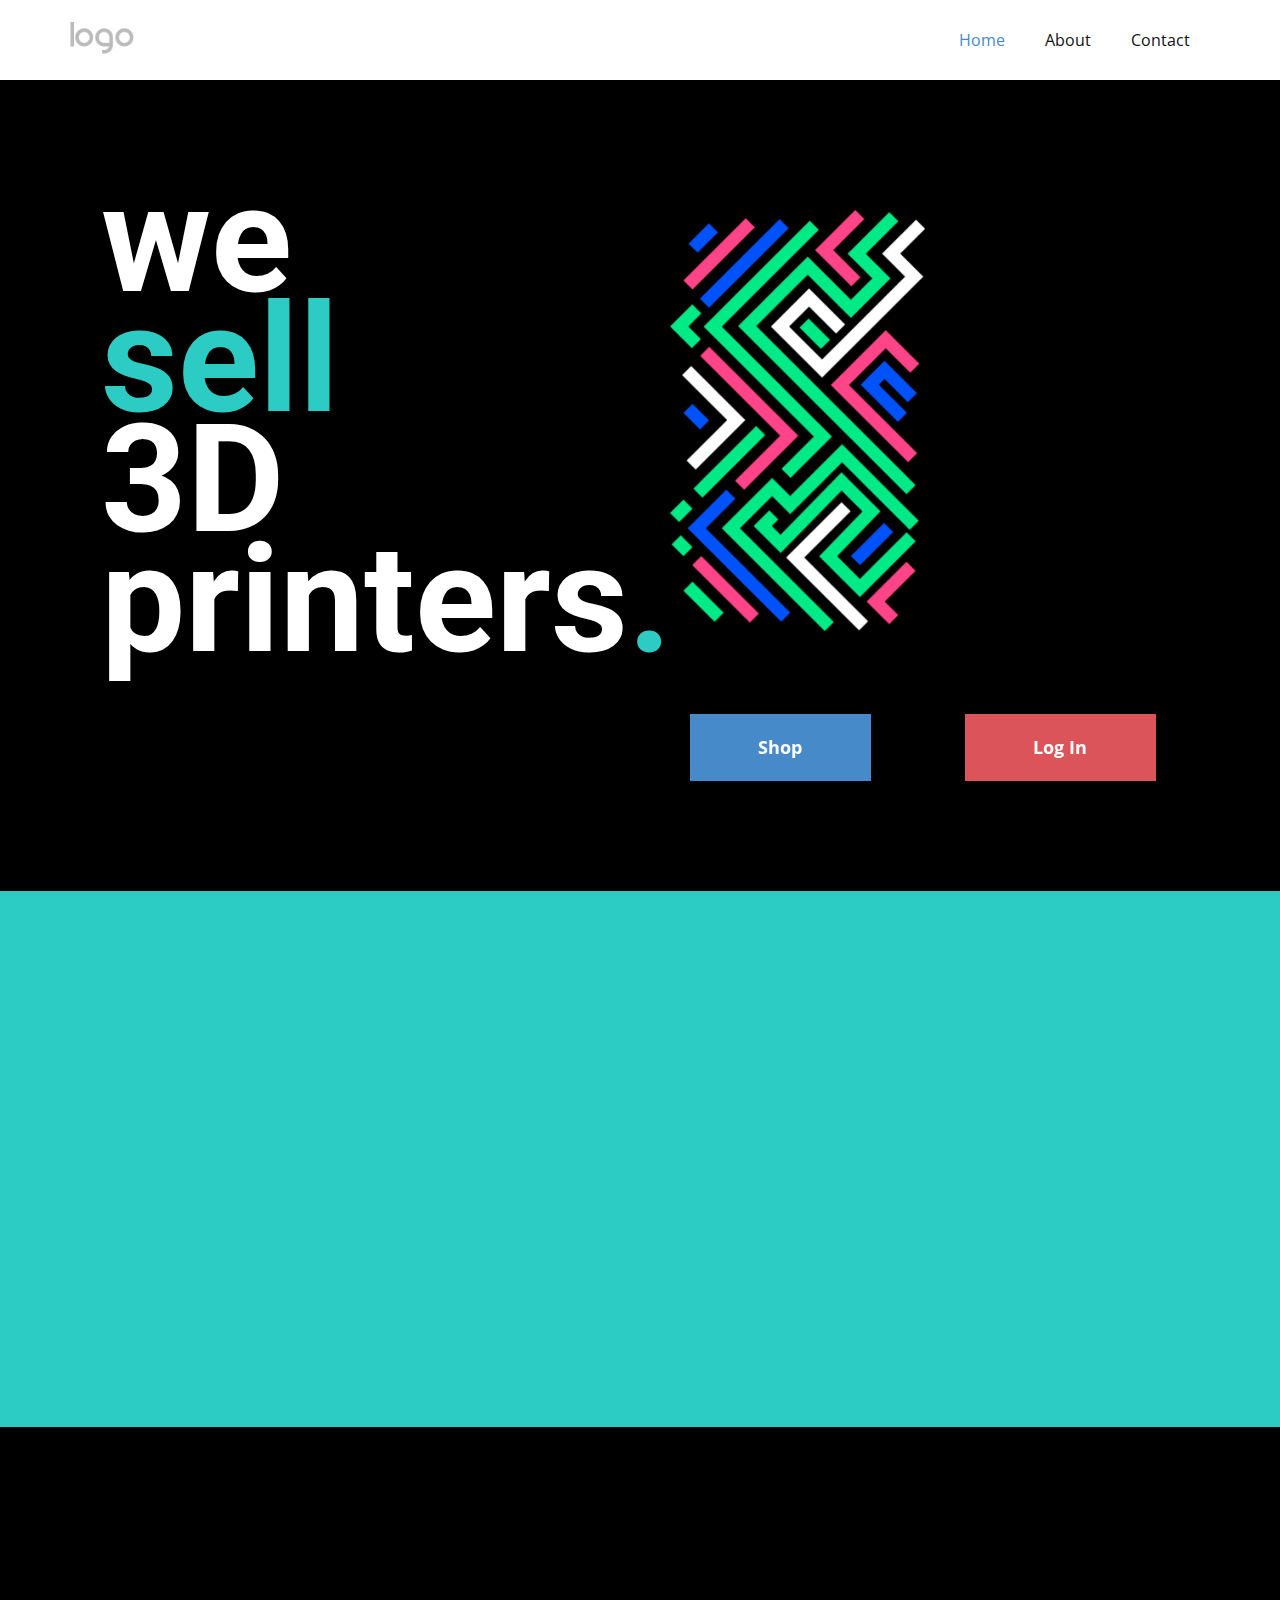
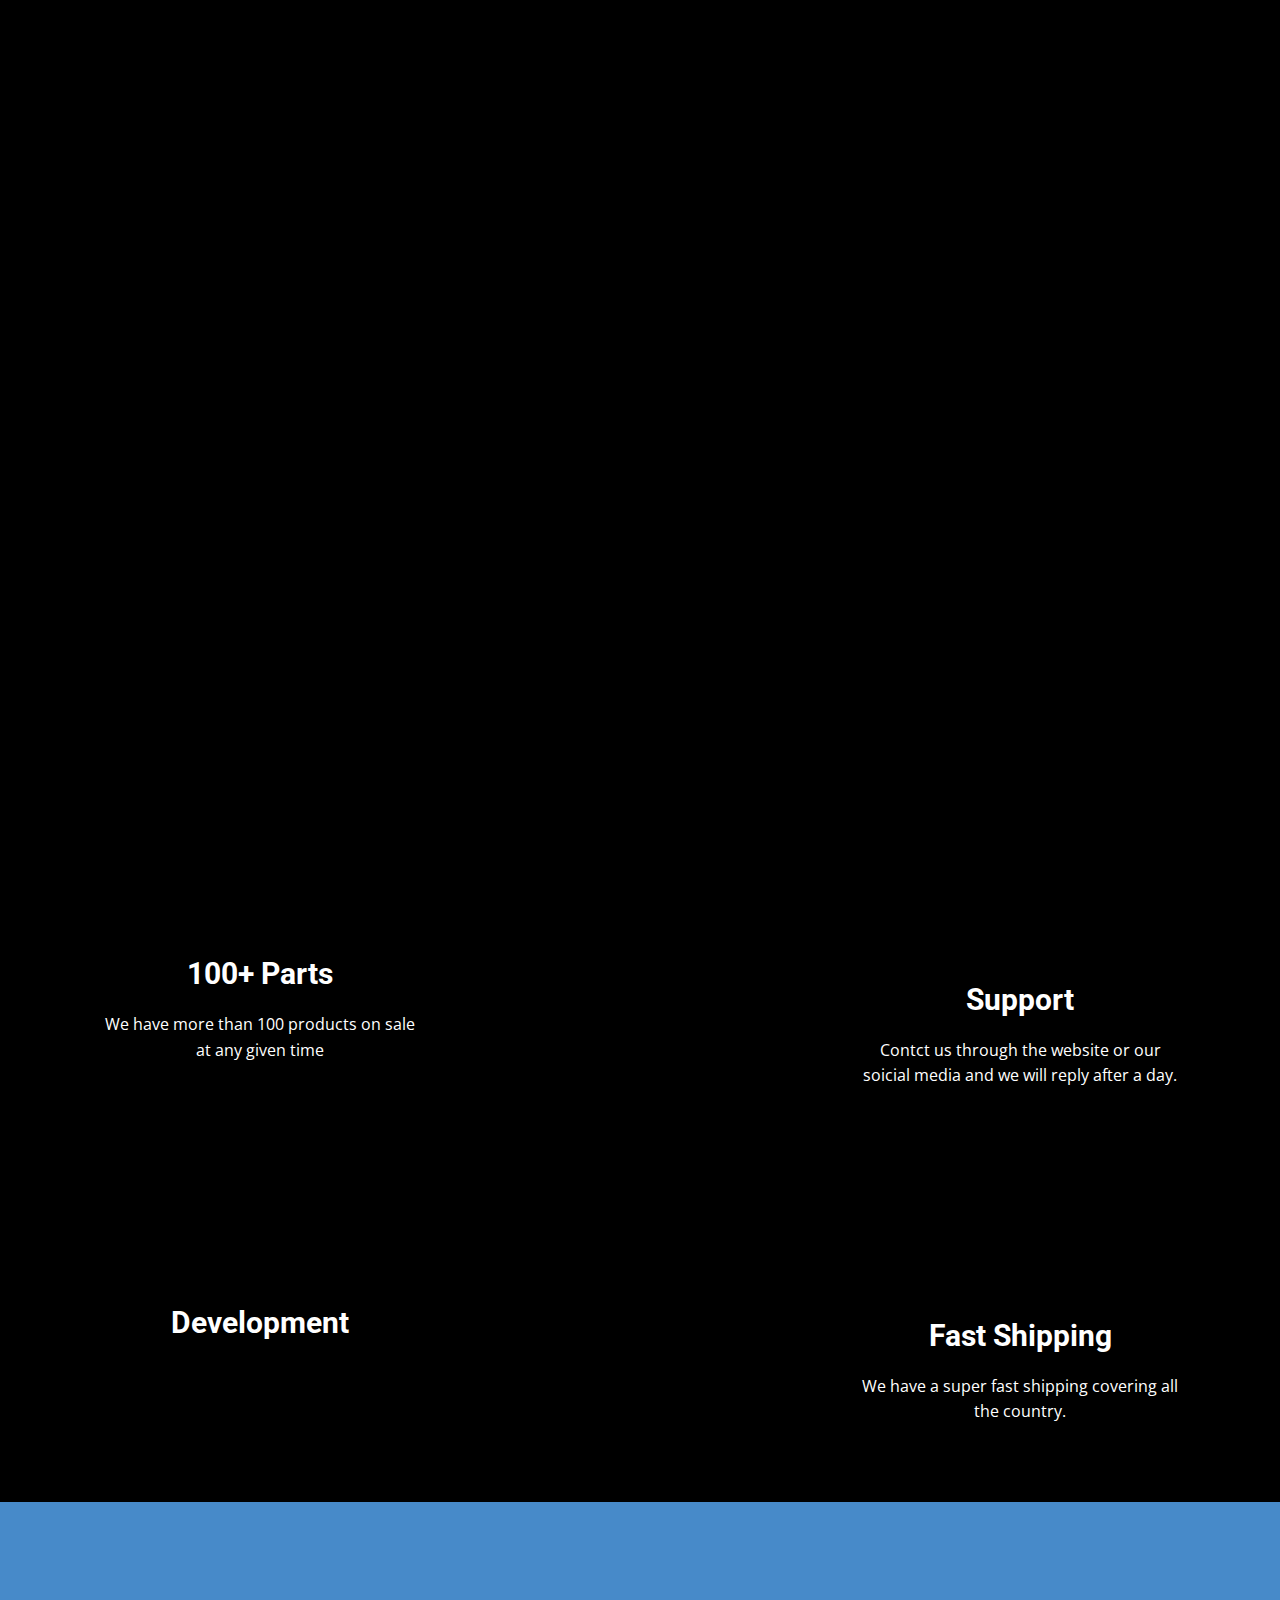
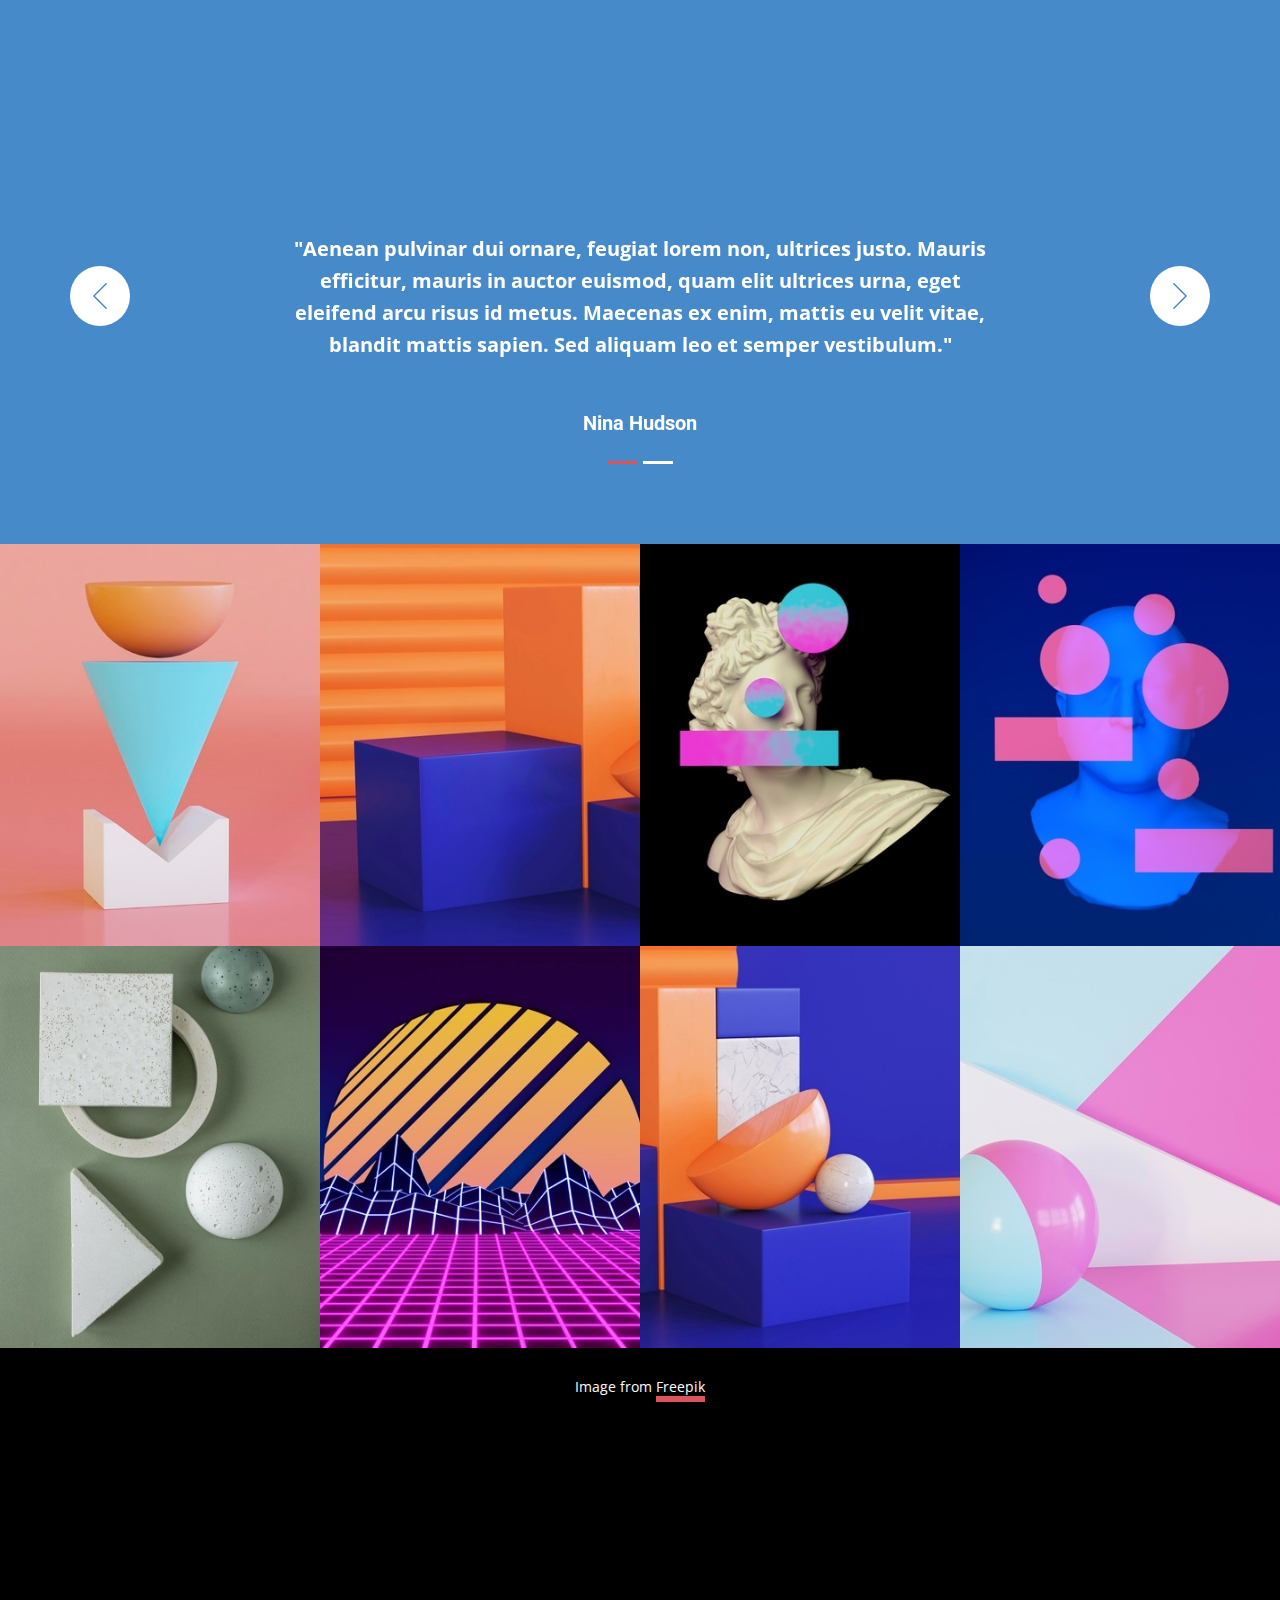
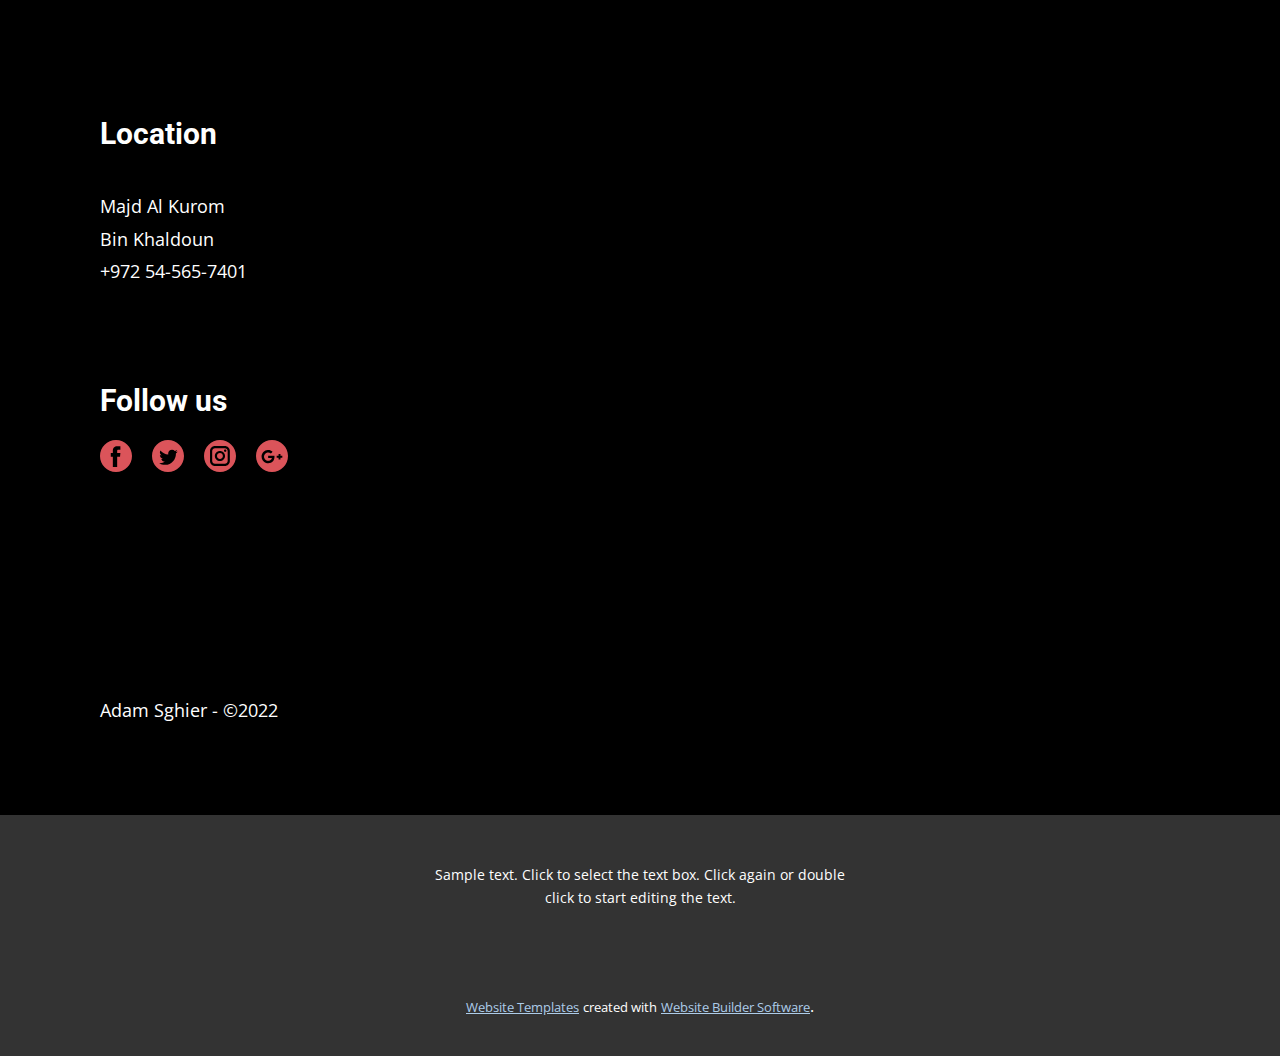
<file: WebApplication2/3d-printer-main-page/index.html>
<!DOCTYPE html>
<html style="font-size: 16px;">
  <head>
    <meta name="viewport" content="width=device-width, initial-scale=1.0">
    <meta charset="utf-8">
    <meta name="keywords" content="wesell3D printers., Location, Follow us">
    <meta name="description" content="">
    <meta name="page_type" content="np-template-header-footer-from-plugin">
    <title>Home</title>
    <link rel="stylesheet" href="nicepage.css" media="screen">
<link rel="stylesheet" href="Home.css" media="screen">
    <script class="u-script" type="text/javascript" src="jquery.js" defer=""></script>
    <script class="u-script" type="text/javascript" src="nicepage.js" defer=""></script>
    <meta name="generator" content="Nicepage 4.5.4, nicepage.com">
    <link id="u-theme-google-font" rel="stylesheet" href="https://fonts.googleapis.com/css?family=Roboto:100,100i,300,300i,400,400i,500,500i,700,700i,900,900i|Open+Sans:300,300i,400,400i,500,500i,600,600i,700,700i,800,800i">
    
    
    
    
    
    
    
    
    <script type="application/ld+json">{
		"@context": "http://schema.org",
		"@type": "Organization",
		"name": "",
		"logo": "images/default-logo.png"
}</script>
    <meta name="theme-color" content="#478ac9">
    <meta property="og:title" content="Home">
    <meta property="og:type" content="website">
  </head>
  <body data-home-page="Home.html" data-home-page-title="Home" class="u-body u-xl-mode"><header class="u-clearfix u-header u-header" id="sec-bc90"><div class="u-clearfix u-sheet u-valign-middle u-sheet-1">
        <a href="https://nicepage.com" class="u-image u-logo u-image-1">
          <img src="images/default-logo.png" class="u-logo-image u-logo-image-1">
        </a>
        <nav class="u-menu u-menu-dropdown u-offcanvas u-menu-1">
          <div class="menu-collapse" style="font-size: 1rem; letter-spacing: 0px;">
            <a class="u-button-style u-custom-left-right-menu-spacing u-custom-padding-bottom u-custom-top-bottom-menu-spacing u-nav-link u-text-active-palette-1-base u-text-hover-palette-2-base" href="#">
              <svg class="u-svg-link" viewBox="0 0 24 24"><use xmlns:xlink="http://www.w3.org/1999/xlink" xlink:href="#menu-hamburger"></use></svg>
              <svg class="u-svg-content" version="1.1" id="menu-hamburger" viewBox="0 0 16 16" x="0px" y="0px" xmlns:xlink="http://www.w3.org/1999/xlink" xmlns="http://www.w3.org/2000/svg"><g><rect y="1" width="16" height="2"></rect><rect y="7" width="16" height="2"></rect><rect y="13" width="16" height="2"></rect>
</g></svg>
            </a>
          </div>
          <div class="u-nav-container">
            <ul class="u-nav u-unstyled u-nav-1"><li class="u-nav-item"><a class="u-button-style u-nav-link u-text-active-palette-1-base u-text-hover-palette-2-base" href="Home.html" style="padding: 10px 20px;">Home</a>
</li><li class="u-nav-item"><a class="u-button-style u-nav-link u-text-active-palette-1-base u-text-hover-palette-2-base" href="About.html" style="padding: 10px 20px;">About</a>
</li><li class="u-nav-item"><a class="u-button-style u-nav-link u-text-active-palette-1-base u-text-hover-palette-2-base" href="Contact.html" style="padding: 10px 20px;">Contact</a>
</li></ul>
          </div>
          <div class="u-nav-container-collapse">
            <div class="u-black u-container-style u-inner-container-layout u-opacity u-opacity-95 u-sidenav">
              <div class="u-inner-container-layout u-sidenav-overflow">
                <div class="u-menu-close"></div>
                <ul class="u-align-center u-nav u-popupmenu-items u-unstyled u-nav-2"><li class="u-nav-item"><a class="u-button-style u-nav-link" href="Home.html">Home</a>
</li><li class="u-nav-item"><a class="u-button-style u-nav-link" href="About.html">About</a>
</li><li class="u-nav-item"><a class="u-button-style u-nav-link" href="Contact.html">Contact</a>
</li></ul>
              </div>
            </div>
            <div class="u-black u-menu-overlay u-opacity u-opacity-70"></div>
          </div>
        </nav>
      </div></header>
    <section class="u-black u-clearfix u-section-1" id="carousel_5d1b">
      <div class="u-clearfix u-sheet u-sheet-1">
        <div class="u-clearfix u-expanded-width u-layout-wrap u-layout-wrap-1">
          <div class="u-layout">
            <div class="u-layout-row">
              <div class="u-container-style u-layout-cell u-size-30 u-layout-cell-1">
                <div class="u-container-layout u-valign-bottom-md u-valign-middle-sm u-valign-middle-xs u-valign-top-lg u-valign-top-xl u-container-layout-1">
                  <h1 class="u-text u-text-body-alt-color u-text-default u-text-1" data-animation-name="flipIn" data-animation-duration="2000" data-animation-direction="X">we<br>
                    <span class="u-text-palette-4-base">sell</span>
                    <br>3D printers<span class="u-text-palette-4-base">.</span>
                  </h1>
                </div>
              </div>
              <div class="u-align-left-lg u-align-left-md u-align-left-xl u-align-right-sm u-align-right-xs u-container-style u-layout-cell u-size-30 u-layout-cell-2">
                <div class="u-container-layout u-valign-bottom-sm u-valign-bottom-xs u-container-layout-2">
                  <img class="u-image u-image-default u-image-1" src="images/Untitled-4.png" alt="" data-image-width="300" data-image-height="495" data-animation-name="slideIn" data-animation-duration="2000" data-animation-direction="Down">
                </div>
              </div>
            </div>
          </div>
        </div>
        <div class="u-clearfix u-expanded-width-xs u-layout-wrap u-layout-wrap-2">
          <div class="u-layout">
            <div class="u-layout-row">
              <div class="u-container-style u-layout-cell u-size-30 u-layout-cell-3">
                <div class="u-container-layout u-container-layout-3">
                  <a href="https://nicepage.com/c/technology-html-templates" class="u-border-none u-btn u-button-style u-hover-white u-palette-1-base u-text-hover-palette-1-base u-btn-1" data-animation-name="flipIn" data-animation-duration="2000" data-animation-direction="X">Shop</a>
                </div>
              </div>
              <div class="u-container-style u-layout-cell u-size-30 u-layout-cell-4">
                <div class="u-container-layout u-container-layout-4">
                  <a href="https://nicepage.com/website-templates" class="u-border-none u-btn u-button-style u-hover-white u-palette-2-base u-text-hover-palette-2-base u-btn-2" data-animation-name="flipIn" data-animation-duration="2000" data-animation-direction="X">Log In</a>
                </div>
              </div>
            </div>
          </div>
        </div>
      </div>
    </section>
    <section class="u-align-left u-clearfix u-palette-4-base u-section-2" id="carousel_973a">
      <div class="u-clearfix u-sheet u-sheet-1">
        <p class="u-custom-font u-heading-font u-text u-text-1" data-animation-name="slideIn" data-animation-duration="2000" data-animation-direction="Left">
          <span style="font-size: 1.5rem;"> Ouur values</span> - <span style="font-weight: 400;">We aim to showcase some of the most exciting, inspirational and extraordinary developments in the 3D printing sector, and further people’s interest in this growing technology. We believe 3D printing will become more and more impactful in the coming years, and intend to help democratize it further by inspiring curious minds.</span>
        </p>
        <blockquote class="u-border-20 u-border-white u-custom-font u-heading-font u-text u-text-default u-text-2" data-animation-name="flipIn" data-animation-duration="2000" data-animation-direction="X">About&nbsp;</blockquote>
      </div>
    </section>
    <section class="u-align-center u-black u-clearfix u-section-3" id="carousel_e0e2">
      <div class="u-clearfix u-sheet u-sheet-1">
        <blockquote class="u-border-20 u-custom-font u-heading-font u-text u-text-default u-text-1" data-animation-name="slideIn" data-animation-duration="2000" data-animation-direction="Down"> partners </blockquote>
        <div class="u-expanded-width u-list u-list-1">
          <div class="u-repeater u-repeater-1">
            <div class="u-container-style u-list-item u-repeater-item">
              <div class="u-container-layout u-similar-container u-container-layout-1">
                <img alt="" class="u-expanded-width u-image u-image-contain u-image-default u-image-1" data-image-width="512" data-image-height="105" src="images/AnycubicLogo.png" data-animation-name="flipIn" data-animation-duration="2000" data-animation-direction="X">
              </div>
            </div>
            <div class="u-container-style u-list-item u-repeater-item">
              <div class="u-container-layout u-similar-container u-container-layout-2">
                <img alt="" class="u-expanded-width u-image u-image-contain u-image-default u-image-2" data-image-width="464" data-image-height="68" src="images/creality-logo1.png" data-animation-name="flipIn" data-animation-duration="2000" data-animation-direction="X">
              </div>
            </div>
            <div class="u-container-style u-list-item u-repeater-item">
              <div class="u-container-layout u-similar-container u-container-layout-3">
                <img alt="" class="u-expanded-width u-image u-image-contain u-image-default u-image-3" data-image-width="2400" data-image-height="683" src="images/dremel-logo.png" data-animation-name="flipIn" data-animation-duration="2000" data-animation-direction="X">
              </div>
            </div>
            <div class="u-container-style u-list-item u-repeater-item">
              <div class="u-container-layout u-similar-container u-container-layout-4">
                <img alt="" class="u-expanded-width u-image u-image-contain u-image-default u-image-4" data-image-width="360" data-image-height="120" src="images/monoprice-logo.png" data-animation-name="flipIn" data-animation-duration="2000" data-animation-direction="X">
              </div>
            </div>
            <div class="u-container-style u-list-item u-repeater-item">
              <div class="u-container-layout u-similar-container u-container-layout-5">
                <img alt="" class="u-expanded-width u-image u-image-contain u-image-default u-image-5" data-image-width="392" data-image-height="178" src="images/prusa-logo.png" data-animation-name="flipIn" data-animation-duration="2000" data-animation-direction="X">
              </div>
            </div>
            <div class="u-container-style u-list-item u-repeater-item">
              <div class="u-container-layout u-similar-container u-container-layout-6">
                <img alt="" class="u-expanded-width u-image u-image-contain u-image-default u-image-6" data-image-width="735" data-image-height="236" src="images/pulse-logo.png" data-animation-name="flipIn" data-animation-duration="2000" data-animation-direction="X">
              </div>
            </div>
          </div>
        </div>
      </div>
    </section>
    <section class="u-align-center u-black u-clearfix u-section-4" id="carousel_6b1a">
      <div class="u-clearfix u-sheet u-sheet-1">
        <div class="u-clearfix u-expanded-width u-gutter-0 u-layout-wrap u-layout-wrap-1">
          <div class="u-gutter-0 u-layout">
            <div class="u-layout-row">
              <div class="u-size-20 u-size-30-md">
                <div class="u-layout-col">
                  <div class="u-align-center u-container-style u-layout-cell u-shape-rectangle u-size-30 u-layout-cell-1">
                    <div class="u-container-layout u-valign-top u-container-layout-1"><span class="u-icon u-icon-circle u-palette-2-base u-spacing-18 u-text-white u-icon-1" data-animation-name="slideIn" data-animation-duration="2000" data-animation-direction="Down"><svg class="u-svg-link" preserveAspectRatio="xMidYMin slice" viewBox="0 -31 512 512" style=""><use xmlns:xlink="http://www.w3.org/1999/xlink" xlink:href="#svg-0334"></use></svg><svg class="u-svg-content" viewBox="0 -31 512 512" id="svg-0334"><path d="m497.09375 60.003906c-.03125 0-.0625-.003906-.09375-.003906h-136v-15c0-24.8125-20.1875-45-45-45h-120c-24.8125 0-45 20.1875-45 45v15h-136c-8.351562 0-15 6.84375-15 15v330c0 24.8125 20.1875 45 45 45h422c24.8125 0 45-20.1875 45-45v-329.683594c0-.019531 0-.039062 0-.058594-.574219-9.851562-6.632812-15.199218-14.90625-15.253906zm-316.09375-15.003906c0-8.269531 6.730469-15 15-15h120c8.269531 0 15 6.730469 15 15v15h-150zm295.1875 45-46.582031 139.742188c-2.042969 6.136718-7.761719 10.257812-14.226563 10.257812h-84.378906v-15c0-8.285156-6.714844-15-15-15h-120c-8.285156 0-15 6.714844-15 15v15h-84.378906c-6.464844 0-12.183594-4.121094-14.226563-10.257812l-46.582031-139.742188zm-175.1875 150v30h-90v-30zm181 165c0 8.269531-6.730469 15-15 15h-422c-8.269531 0-15-6.730469-15-15v-237.566406l23.933594 71.796875c6.132812 18.40625 23.289062 30.769531 42.6875 30.769531h84.378906v15c0 8.285156 6.714844 15 15 15h120c8.285156 0 15-6.714844 15-15v-15h84.378906c19.398438 0 36.554688-12.363281 42.6875-30.769531l23.933594-71.796875zm0 0"></path></svg>
            
            
          </span>
                      <h4 class="u-text u-text-default u-text-1"> 100+ Parts</h4>
                      <p class="u-text u-text-2">We have more than 100 products on sale at any given time</p>
                    </div>
                  </div>
                  <div class="u-align-center-xl u-container-style u-layout-cell u-shape-rectangle u-size-30 u-layout-cell-2">
                    <div class="u-container-layout u-container-layout-2"><span class="u-icon u-icon-circle u-palette-1-base u-spacing-21 u-text-white u-icon-2" data-animation-name="slideIn" data-animation-duration="2000" data-animation-delay="0" data-animation-direction="Down"><svg class="u-svg-link" preserveAspectRatio="xMidYMin slice" viewBox="0 0 512 512" style=""><use xmlns:xlink="http://www.w3.org/1999/xlink" xlink:href="#svg-124e"></use></svg><svg class="u-svg-content" viewBox="0 0 512 512" id="svg-124e"><g><path d="m164.593 162.777-86.833 86.833c-5.858 5.858-5.858 15.355 0 21.213l78.4 78.4c5.857 5.858 15.355 5.859 21.213 0 5.858-5.858 5.858-15.355 0-21.213l-67.793-67.794 76.226-76.227c5.858-5.858 5.858-15.355 0-21.213s-15.356-5.858-21.213.001z"></path><path d="m355.84 162.777c-5.857-5.858-15.355-5.858-21.213 0s-5.858 15.355 0 21.213l67.793 67.794-76.226 76.227c-5.858 5.858-5.858 15.355 0 21.213 5.857 5.858 15.355 5.859 21.213 0l86.833-86.833c5.858-5.858 5.858-15.355 0-21.213z"></path><path d="m300.389 129.558c-7.814-2.76-16.38 1.338-19.139 9.149l-79.318 224.597c-2.758 7.812 1.337 16.38 9.149 19.139 7.809 2.758 16.38-1.336 19.139-9.149l79.318-224.597c2.758-7.812-1.338-16.381-9.149-19.139z"></path><path d="m439.536 68.701h-367.072c-39.957 0-72.464 32.507-72.464 72.464v229.67c0 39.957 32.507 72.464 72.464 72.464h367.072c39.957 0 72.464-32.507 72.464-72.464v-229.67c0-39.957-32.507-72.464-72.464-72.464zm42.464 302.134c0 23.415-19.049 42.464-42.464 42.464h-367.072c-23.415 0-42.464-19.049-42.464-42.464v-229.67c0-23.415 19.049-42.464 42.464-42.464h367.072c23.415 0 42.464 19.049 42.464 42.464z"></path>
</g></svg></span>
                      <h4 class="u-align-center-lg u-align-center-md u-align-center-sm u-align-center-xs u-text u-text-default u-text-3">Development</h4>
                    </div>
                  </div>
                </div>
              </div>
              <div class="u-size-20 u-size-30-md">
                <div class="u-layout-col">
                  <div class="u-align-center u-container-style u-layout-cell u-size-60 u-layout-cell-3">
                    <div class="u-container-layout u-container-layout-3">
                      <img class="u-image u-image-default u-image-1" data-image-width="500" data-image-height="500" src="images/Untitled-3.png" data-animation-name="flipIn" data-animation-duration="2000" data-animation-direction="X">
                    </div>
                  </div>
                </div>
              </div>
              <div class="u-size-20 u-size-60-md">
                <div class="u-layout-col">
                  <div class="u-align-center-xl u-container-style u-layout-cell u-shape-rectangle u-size-30 u-layout-cell-4">
                    <div class="u-container-layout u-valign-bottom u-container-layout-4"><span class="u-icon u-icon-circle u-palette-1-base u-spacing-21 u-text-white u-icon-3" data-animation-name="slideIn" data-animation-duration="2000" data-animation-direction="Down">
            <svg class="u-svg-link" preserveAspectRatio="xMidYMin slice" viewBox="0 0 512 512" style=""><use xmlns:xlink="http://www.w3.org/1999/xlink" xlink:href="#svg-7de6"></use></svg>
            <svg class="u-svg-content" viewBox="0 0 512 512" id="svg-7de6"><g><path d="m512 280c0-41.662-29.55-75.871-66.858-78.776-4.425-14.913-16.381-26.614-31.446-30.673-10.046-82.583-77.106-145.551-157.696-145.551s-147.65 62.968-157.695 145.551c-15.065 4.059-27.022 15.759-31.446 30.673-1.296.101-2.582.24-3.858.416v-97.64c0-8.284-6.716-15-15-15s-15 6.716-15 15v109.646c-19.837 14.084-33.001 38.556-33.001 66.354 0 41.662 29.55 75.871 66.858 78.776 4.411 14.866 16.305 26.537 31.303 30.632 6.39 37.194 38.85 65.592 77.839 65.592h3.469c6.276 18.58 23.86 32 44.531 32h64c25.916 0 47-21.084 47-47s-21.084-47-47-47h-64c-20.671 0-38.255 13.42-44.531 32h-3.469c-22.683 0-41.81-15.496-47.366-36.456 17.648-6.088 30.366-22.854 30.366-42.544v-132c0-19.759-12.806-36.572-30.55-42.606 9.37-66.256 63.146-116.394 127.55-116.394s118.18 50.138 127.55 116.394c-17.744 6.034-30.55 22.847-30.55 42.606v132c0 24.813 20.187 45 45 45h4c20.375 0 37.621-13.616 43.142-32.224 37.308-2.905 66.858-37.114 66.858-78.776zm-288 143h64c9.374 0 17 7.626 17 17s-7.626 17-17 17h-64c-9.374 0-17-7.626-17-17s7.626-17 17-17zm-194-143c0-23.787 15.425-44.268 35-48.287v96.573c-19.575-4.018-35-24.499-35-48.286zm99 66c0 8.271-6.729 15-15 15h-4c-8.271 0-15-6.729-15-15 0-48.134 0-87.504 0-132 0-8.271 6.729-15 15-15h4c8.271 0 15 6.729 15 15zm288 0c0 8.271-6.729 15-15 15h-4c-8.271 0-15-6.729-15-15v-132c0-8.271 6.729-15 15-15h4c8.271 0 15 6.729 15 15zm30-17.713v-96.573c19.575 4.019 35 24.5 35 48.287s-15.425 44.267-35 48.286z"></path>
</g></svg>
          </span>
                      <h4 class="u-align-center-lg u-align-center-md u-align-center-sm u-align-center-xs u-text u-text-default u-text-4">Support</h4>
                      <p class="u-align-center-lg u-align-center-md u-align-center-sm u-align-center-xs u-text u-text-5">Contct us through the website or our soicial media and we will reply after a day.</p>
                    </div>
                  </div>
                  <div class="u-align-center-xl u-container-style u-layout-cell u-shape-rectangle u-size-30 u-layout-cell-5">
                    <div class="u-container-layout u-valign-bottom u-container-layout-5"><span class="u-icon u-icon-circle u-palette-2-base u-spacing-21 u-text-white u-icon-4" data-animation-name="slideIn" data-animation-duration="2000" data-animation-direction="Down"><svg class="u-svg-link" preserveAspectRatio="xMidYMin slice" viewBox="0 0 512.812 512.812" style=""><use xmlns:xlink="http://www.w3.org/1999/xlink" xlink:href="#svg-eb1d"></use></svg><svg class="u-svg-content" viewBox="0 0 512.812 512.812" id="svg-eb1d"><g><path d="m497.593 110.669c15.204-54.559 15.226-93.833 15.219-95.478-.016-4.081-1.695-7.98-4.649-10.796-2.954-2.817-6.925-4.306-11.005-4.13-123.02 5.176-239.728 63.545-314.594 161.695l-86.874-4.223c-4.224-.197-8.343 1.384-11.335 4.376l-79.961 79.962c-3.882 3.882-5.333 9.575-3.783 14.841 1.55 5.267 5.854 9.266 11.219 10.426l92.585 20.02c-12.645 23.813-20.575 40.534-21.483 42.46-2.698 5.725-1.513 12.527 2.962 17.002l6.693 6.693c-7.252 2.537-14.057 6.698-19.844 12.484-4.509 4.509-8.126 9.731-10.757 15.531l-59.491 108.1c-3.203 5.821-2.196 13.056 2.477 17.78 2.89 2.922 6.755 4.453 10.67 4.453 2.414 0 4.848-.583 7.082-1.78l109.337-58.614c1.698-.774 3.342-1.627 4.895-2.543.16-.091.317-.186.472-.282 3.655-2.208 7.042-4.861 10.07-7.889 5.786-5.786 9.947-12.592 12.485-19.844l7.535 7.535c4.702 4.708 11.933 5.725 17.72 2.6 1.969-1.061 17.789-9.608 40.104-22.34l19.905 92.051c2.345 11.461 17.051 15.827 25.268 7.436 0 0 79.962-79.961 79.962-79.961 2.992-2.992 4.581-7.108 4.376-11.335l-4.219-86.781c15.535-11.234 29.036-22.064 38.621-31.649 57.857-58.952 88.342-119.479 108.338-187.8zm-29.18-7.048c-3.195 11.358-7.291 23.997-12.507 37.468l-84.331-84.331c35.104-13.709 72.067-22.252 110.339-25.467-1.368 15.602-4.814 41.45-13.501 72.33zm-423.353 140.214 55.81-55.81 60.88 2.959c-15.743 23.24-30.203 47.395-42.327 68.93zm91.831 111.561-22.228-22.228c3.572-7.224 9.097-18.174 16.113-31.38l29.862 29.862zm-10.606 64.148c-1.346 1.345-2.851 2.519-4.475 3.487-.026.016-.053.032-.079.047-.725.429-1.519.833-2.359 1.205-.347.154-.688.32-1.023.5l-65.138 34.919 35.361-64.251c.22-.4.422-.81.604-1.228 1.146-2.623 2.754-4.98 4.78-7.006 8.913-8.913 23.415-8.912 32.328 0s8.913 23.414.001 32.327zm54.497-20.257-22.678-22.678 23.747-23.747 29.336 29.336c-12.67 7.242-23.279 13.156-30.405 17.089zm143.782 12.431-55.81 55.81-16.138-74.63c21.792-12.835 46.191-27.723 68.954-42.762zm43.477-134.462c-25.424 25.424-83.463 61.942-130.005 89.367l-34.973-34.973 49.292-49.292c5.858-5.858 5.858-15.355 0-21.213-5.857-5.858-15.355-5.858-21.213 0l-49.292 49.292-36.072-36.072c1.318-2.339 2.661-4.705 4.031-7.099 31.002-54.143 60.891-96.263 86.435-121.807 31.174-31.173 66.753-56.629 105.846-75.76l101 101c-16.547 34.484-40.477 71.984-75.049 106.557z"></path><path d="m367.042 146.457c-39.135-39.307-107.305-11.085-107.077 44.354-.696 33.714 29.009 63.421 62.725 62.723 55.434.229 83.666-67.947 44.352-107.077zm-21.213 67.493c-12.182 12.694-34.098 12.695-46.279-.001-12.695-12.18-12.695-34.098 0-46.278 12.759-12.759 33.52-12.758 46.279 0 12.759 12.759 12.759 33.52 0 46.279z"></path>
</g></svg>
            
            
          </span>
                      <h4 class="u-align-center-lg u-align-center-md u-align-center-sm u-align-center-xs u-text u-text-default u-text-6">Fast Shipping</h4>
                      <p class="u-align-center-lg u-align-center-md u-align-center-sm u-align-center-xs u-text u-text-7">We have a super fast shipping covering all the country.</p>
                    </div>
                  </div>
                </div>
              </div>
            </div>
          </div>
        </div>
      </div>
    </section>
    <section class="u-clearfix u-palette-1-base u-section-5" id="carousel_bd19">
      <div class="u-clearfix u-sheet u-sheet-1">
        <blockquote class="u-border-20 u-border-palette-4-base u-custom-font u-heading-font u-text u-text-default-lg u-text-default-md u-text-default-sm u-text-default-xl u-text-1" data-animation-name="slideIn" data-animation-duration="2000" data-animation-direction="Down">Our Clients Say</blockquote>
        <div id="carousel-3274" data-interval="5000" data-u-ride="carousel" class="u-carousel u-expanded-width u-slider u-slider-1">
          <ol class="u-absolute-hcenter u-carousel-indicators u-carousel-indicators-1">
            <li data-u-target="#carousel-3274" class="u-active u-active-palette-2-base u-white" data-u-slide-to="0"></li>
            <li data-u-target="#carousel-3274" class="u-active-palette-2-base u-white" data-u-slide-to="1"></li>
          </ol>
          <div class="u-carousel-inner" role="listbox">
            <div class="u-active u-align-center u-carousel-item u-container-style u-expanded-width u-slide">
              <div class="u-container-layout u-valign-top-xs u-container-layout-1">
                <p class="u-text u-text-2">"Aenean pulvinar dui ornare, feugiat lorem non, ultrices justo. Mauris efficitur, mauris in auctor euismod, quam elit ultrices urna, eget eleifend arcu risus id metus. Maecenas ex enim, mattis eu velit vitae, blandit mattis sapien. Sed aliquam leo et semper vestibulum."</p>
                <h5 class="u-text u-text-default u-text-3">Nina Hudson</h5>
              </div>
            </div>
            <div class="u-align-center u-carousel-item u-container-style u-expanded-width u-slide">
              <div class="u-container-layout u-container-layout-2">
                <p class="u-text u-text-4">"Aenean pulvinar dui ornare, feugiat lorem non, ultrices justo. Mauris efficitur, mauris in auctor euismod, quam elit ultrices urna, eget eleifend arcu risus id metus. Maecenas ex enim, mattis eu velit vitae, blandit mattis sapien. Sed aliquam leo et semper vestibulum."</p>
                <h5 class="u-text u-text-default u-text-5">Nick Perry</h5>
              </div>
            </div>
          </div>
          <a class="u-carousel-control u-carousel-control-prev u-hidden-md u-hidden-sm u-hidden-xs u-icon-circle u-spacing-17 u-text-palette-1-base u-white u-carousel-control-1" href="#carousel-3274" role="button" data-u-slide="prev">
            <span aria-hidden="true">
              <svg viewBox="0 0 477.175 477.175"><path d="M145.188,238.575l215.5-215.5c5.3-5.3,5.3-13.8,0-19.1s-13.8-5.3-19.1,0l-225.1,225.1c-5.3,5.3-5.3,13.8,0,19.1l225.1,225
                    c2.6,2.6,6.1,4,9.5,4s6.9-1.3,9.5-4c5.3-5.3,5.3-13.8,0-19.1L145.188,238.575z"></path></svg>
            </span>
            <span class="sr-only">Previous</span>
          </a>
          <a class="u-carousel-control u-carousel-control-next u-hidden-md u-hidden-sm u-hidden-xs u-icon-circle u-spacing-17 u-text-palette-1-base u-white u-carousel-control-2" href="#carousel-3274" role="button" data-u-slide="next">
            <span aria-hidden="true">
              <svg viewBox="0 0 477.175 477.175"><path d="M360.731,229.075l-225.1-225.1c-5.3-5.3-13.8-5.3-19.1,0s-5.3,13.8,0,19.1l215.5,215.5l-215.5,215.5
                    c-5.3,5.3-5.3,13.8,0,19.1c2.6,2.6,6.1,4,9.5,4c3.4,0,6.9-1.3,9.5-4l225.1-225.1C365.931,242.875,365.931,234.275,360.731,229.075z"></path></svg>
            </span>
            <span class="sr-only">Next</span>
          </a>
        </div>
      </div>
    </section>
    <section class="u-black u-clearfix u-section-6" id="carousel_5f8c">
      <div class="u-expanded-width u-gallery u-layout-grid u-lightbox u-no-transition u-show-text-on-hover u-gallery-1">
        <div class="u-gallery-inner u-gallery-inner-1">
          <div class="u-effect-slide-left u-gallery-item">
            <div class="u-back-slide" data-image-width="626" data-image-height="447">
              <img class="u-back-image u-expanded" src="images/3d-render-geometric-shapes-background_23-2148772535.jpg">
            </div>
            <div class="u-over-slide u-shading u-over-slide-1">
              <h3 class="u-gallery-heading"></h3>
              <p class="u-gallery-text"></p>
            </div>
          </div>
          <div class="u-effect-slide-left u-gallery-item u-gallery-item-2">
            <div class="u-back-slide" data-image-width="626" data-image-height="446">
              <img class="u-back-image u-expanded u-back-image-2" src="images/scene-three-dimensional-geometrical-background_23-2148772503.jpg">
            </div>
            <div class="u-over-slide u-shading u-over-slide-2">
              <h3 class="u-gallery-heading"></h3>
              <p class="u-gallery-text"></p>
            </div>
          </div>
          <div class="u-effect-slide-left u-gallery-item u-gallery-item-3">
            <div class="u-back-slide" data-image-width="626" data-image-height="447">
              <img class="u-back-image u-expanded" src="images/colorful-3d-shapes-vaporwave-style_23-2148981126.jpg">
            </div>
            <div class="u-over-slide u-shading u-over-slide-3">
              <h3 class="u-gallery-heading"></h3>
              <p class="u-gallery-text"></p>
            </div>
          </div>
          <div class="u-effect-slide-left u-gallery-item u-gallery-item-4">
            <div class="u-back-slide" data-image-width="626" data-image-height="447">
              <img class="u-back-image u-expanded" src="images/colorful-3d-shapes-vaporwave-style_23-2148981127.jpg">
            </div>
            <div class="u-over-slide u-shading u-over-slide-4">
              <h3 class="u-gallery-heading"></h3>
              <p class="u-gallery-text"></p>
            </div>
          </div>
          <div class="u-effect-slide-left u-gallery-item u-gallery-item-5">
            <div class="u-back-slide" data-image-width="720" data-image-height="1080">
              <img class="u-back-image u-expanded" src="images/pexels-photo-7307618.jpeg">
            </div>
            <div class="u-over-slide u-shading u-over-slide-5">
              <h3 class="u-gallery-heading"></h3>
              <p class="u-gallery-text"></p>
            </div>
          </div>
          <div class="u-effect-slide-left u-gallery-item u-gallery-item-6">
            <div class="u-back-slide" data-image-width="626" data-image-height="447">
              <img class="u-back-image u-expanded" src="images/retro-3d-shapes-vaporwave-style_23-2148981122.jpg">
            </div>
            <div class="u-over-slide u-shading u-over-slide-6">
              <h3 class="u-gallery-heading"></h3>
              <p class="u-gallery-text"></p>
            </div>
          </div>
          <div class="u-effect-slide-left u-gallery-item u-gallery-item-7">
            <div class="u-back-slide" data-image-width="626" data-image-height="446">
              <img class="u-back-image u-expanded u-back-image-7" src="images/scene-three-dimensional-geometrical-background_23-2148772503.jpg">
            </div>
            <div class="u-over-slide u-shading u-over-slide-7">
              <h3 class="u-gallery-heading"></h3>
              <p class="u-gallery-text"></p>
            </div>
          </div>
          <div class="u-effect-slide-left u-gallery-item u-gallery-item-8">
            <div class="u-back-slide" data-image-width="626" data-image-height="447">
              <img class="u-back-image u-expanded" src="images/3d-rendering-geometric-shapes-background_23-2148772498.jpg">
            </div>
            <div class="u-over-slide u-shading u-over-slide-8">
              <h3 class="u-gallery-heading"></h3>
              <p class="u-gallery-text"></p>
            </div>
          </div>
        </div>
      </div>
      <p class="u-text u-text-default u-text-1">Image from <a href="https://www.freepik.com/photos/man" class="u-border-6 u-border-active-grey-50 u-border-hover-grey-50 u-border-palette-2-base u-btn u-button-link u-button-style u-none u-text-body-alt-color u-btn-1">Freepik</a>
      </p>
    </section>
    <section class="u-black u-clearfix u-expanded-width-xl u-section-7" id="carousel_8ac9">
      <div class="u-clearfix u-sheet u-sheet-1">
        <blockquote class="u-border-20 u-custom-font u-heading-font u-text u-text-default u-text-1" data-animation-name="slideIn" data-animation-duration="2000" data-animation-direction="Down">contact us</blockquote>
        <div class="u-clearfix u-gutter-0 u-layout-wrap u-layout-wrap-1">
          <div class="u-gutter-0 u-layout">
            <div class="u-layout-row">
              <div class="u-size-30">
                <div class="u-layout-col">
                  <div class="u-align-left u-container-style u-layout-cell u-left-cell u-size-30 u-layout-cell-1">
                    <div class="u-container-layout u-container-layout-1">
                      <h2 class="u-text u-text-2">Location</h2>
                      <p class="u-text u-text-3">Majd Al Kurom&nbsp;<br>Bin Khaldoun<br>+972 54-565-7401
                      </p>
                    </div>
                  </div>
                  <div class="u-align-left u-container-style u-layout-cell u-left-cell u-size-30 u-layout-cell-2">
                    <div class="u-container-layout u-valign-bottom u-container-layout-2">
                      <h2 class="u-text u-text-4">Follow us</h2>
                      <div class="u-social-icons u-spacing-20 u-social-icons-1">
                        <a class="u-social-url" target="_blank" href=""><span class="u-icon u-icon-circle u-social-facebook u-social-icon u-text-palette-2-base u-icon-1">
                        <svg class="u-svg-link" preserveAspectRatio="xMidYMin slice" viewBox="0 0 112.2 112.2"><use xmlns:xlink="http://www.w3.org/1999/xlink" xlink:href="#svg-05cd"></use></svg>
                        <svg x="0px" y="0px" viewBox="0 0 112.2 112.2" style="enable-background:new 0 0 112.2 112.2;" id="svg-05cd" class="u-svg-content"><path d="M56.1,0C25.1,0,0,25.1,0,56.1c0,31,25.1,56.1,56.1,56.1c31,0,56.1-25.1,56.1-56.1C112.2,25.1,87.1,0,56.1,0z M71.6,34.3h-8.2c-1.3,0-3.2,0.7-3.2,3.5v7.6h11.3l-1.3,12.9h-10V95H45V58.3h-7.2V45.4H45v-8.3c0-6,2.8-15.3,15.3-15.3l11.2,0V34.3z "></path></svg>
                      </span>
                        </a>
                        <a class="u-social-url" target="_blank" href=""><span class="u-icon u-icon-circle u-social-icon u-social-twitter u-text-palette-2-base u-icon-2">
                        <svg class="u-svg-link" preserveAspectRatio="xMidYMin slice" viewBox="0 0 112.2 112.2"><use xmlns:xlink="http://www.w3.org/1999/xlink" xlink:href="#svg-ed78"></use></svg>
                        <svg x="0px" y="0px" viewBox="0 0 112.2 112.2" style="enable-background:new 0 0 112.2 112.2;" id="svg-ed78" class="u-svg-content"><path d="M56.1,0C25.1,0,0,25.1,0,56.1s25.1,56.1,56.1,56.1s56.1-25.1,56.1-56.1S87.1,0,56.1,0z M83.8,47.3 c0,0.6,0,1.2,0,1.7c0,17.7-13.5,38.2-38.2,38.2c-7.6,0-14.6-2.2-20.6-6c1,0.1,2.1,0.2,3.2,0.2c6.3,0,12.1-2.1,16.7-5.7 c-5.9-0.1-10.8-4-12.5-9.3c0.8,0.2,1.7,0.2,2.5,0.2c1.2,0,2.4-0.2,3.5-0.5c-6.1-1.2-10.8-6.7-10.8-13.1c0-0.1,0-0.1,0-0.2 c1.8,1,3.9,1.6,6.1,1.7c-3.6-2.4-6-6.5-6-11.2c0-2.5,0.7-4.8,1.8-6.7c6.6,8.1,16.5,13.5,27.6,14c-0.2-1-0.3-2-0.3-3.1 c0-7.4,6-13.4,13.4-13.4c3.9,0,7.3,1.6,9.8,4.2c3.1-0.6,5.9-1.7,8.5-3.3c-1,3.1-3.1,5.8-5.9,7.4c2.7-0.3,5.3-1,7.7-2.1 C88.7,43,86.4,45.4,83.8,47.3z"></path></svg>
                      </span>
                        </a>
                        <a class="u-social-url" target="_blank" href=""><span class="u-icon u-icon-circle u-social-icon u-social-instagram u-text-palette-2-base u-icon-3">
                        <svg class="u-svg-link" preserveAspectRatio="xMidYMin slice" viewBox="0 0 112.2 112.2"><use xmlns:xlink="http://www.w3.org/1999/xlink" xlink:href="#svg-556d"></use></svg>
                        <svg x="0px" y="0px" viewBox="0 0 112.2 112.2" style="enable-background:new 0 0 112.2 112.2;" id="svg-556d" class="u-svg-content"><path d="M56.1,0C25.1,0,0,25.1,0,56.1c0,31,25.1,56.1,56.1,56.1c31,0,56.1-25.1,56.1-56.1C112.2,25.1,87.1,0,56.1,0z M90.6,73.4c0,9.6-7.8,17.5-17.5,17.5H38.6c-9.6,0-17.5-7.9-17.5-17.6V38.8c0-9.6,7.8-17.5,17.5-17.5h34.5c9.6,0,17.5,7.8,17.5,17.5 V73.4z"></path><path d="M73.1,28.9H38.6c-5.4,0-9.9,4.4-9.9,9.9v34.5c0,5.4,4.4,9.9,9.9,9.9h34.5c5.4,0,9.9-4.4,9.9-9.9V38.8 C83,33.4,78.6,28.9,73.1,28.9z M55.9,74C46,74,38,66,38,56.1c0-9.9,8-17.9,17.9-17.9c9.9,0,17.9,8,17.9,17.9 C73.8,66,65.8,74,55.9,74z M74.3,41.9c-2.3,0-4.2-1.9-4.2-4.2s1.9-4.2,4.2-4.2c2.3,0,4.2,1.9,4.2,4.2S76.6,41.9,74.3,41.9z"></path><path d="M55.9,45.8c-5.7,0-10.4,4.6-10.3,10.3c0,5.7,4.6,10.3,10.3,10.3s10.3-4.6,10.3-10.3 C66.2,50.4,61.6,45.8,55.9,45.8z"></path></svg>
                      </span>
                        </a>
                        <a class="u-social-url" target="_blank" href=""><span class="u-icon u-icon-circle u-social-google u-social-icon u-text-palette-2-base u-icon-4">
                        <svg class="u-svg-link" preserveAspectRatio="xMidYMin slice" viewBox="0 0 112.2 112.2"><use xmlns:xlink="http://www.w3.org/1999/xlink" xlink:href="#svg-af15"></use></svg>
                        <svg x="0px" y="0px" viewBox="0 0 112.2 112.2" style="enable-background:new 0 0 112.2 112.2;" id="svg-af15" class="u-svg-content"><path d="M56.1,0C25.1,0,0,25.1,0,56.1s25.1,56.1,56.1,56.1c31,0,56.1-25.1,56.1-56.1S87.1,0,56.1,0z M60.1,73.8 c-5.7,7.4-16.3,9.5-24.9,6.6c-9.1-3-15.8-12.2-15.6-21.9c-0.5-11.9,10-22.9,21.9-23.1c6.1-0.5,12,1.8,16.6,5.7 c-1.9,2.1-3.8,4.1-5.9,6.1c-4.1-2.5-8.9-4.3-13.7-2.7c-7.6,2.2-12.3,11.2-9.4,18.7c2.3,7.8,11.8,12.1,19.3,8.8 c3.9-1.4,6.4-4.9,7.5-8.8c-4.4-0.1-8.8,0-13.3-0.2c0-2.6,0-5.2,0-7.9c7.4,0,14.7,0,22.1,0C65.2,61.8,64.2,68.7,60.1,73.8z M92.3,61.9c-2.2,0-4.4,0-6.6,0c0,2.2,0,4.4,0,6.6c-2.2,0-4.4,0-6.6,0c0-2.2,0-4.4,0-6.6c-2.2,0-4.4,0-6.6,0c0-2.2,0-4.4,0-6.6 c2.2,0,4.4,0,6.6,0c0-2.2,0-4.4,0.1-6.6c2.2,0,4.4,0,6.6,0c0,2.2,0,4.4,0,6.6c2.2,0,4.4,0,6.6,0C92.3,57.5,92.3,59.7,92.3,61.9z"></path></svg>
                      </span>
                        </a>
                      </div>
                      <p class="u-text u-text-5">Adam Sghier - ©2022</p>
                    </div>
                  </div>
                </div>
              </div>
              <div class="u-size-30">
                <div class="u-layout-row">
                  <div class="u-align-left u-container-style u-layout-cell u-right-cell u-size-60 u-layout-cell-3">
                    <div class="u-container-layout u-valign-bottom-lg u-valign-bottom-md u-valign-bottom-xl u-valign-top-sm u-valign-top-xs u-container-layout-3">
                      <img class="u-expanded-width u-image u-image-contain u-image-1" src="images/Untitled-2.png" data-image-width="500" data-image-height="303" data-animation-name="flipIn" data-animation-duration="2000" data-animation-direction="X">
                    </div>
                  </div>
                </div>
              </div>
            </div>
          </div>
        </div>
      </div>
    </section>
    
    
    <footer class="u-align-center u-clearfix u-footer u-grey-80 u-footer" id="sec-5267"><div class="u-clearfix u-sheet u-sheet-1">
        <p class="u-small-text u-text u-text-variant u-text-1">Sample text. Click to select the text box. Click again or double click to start editing the text.</p>
      </div></footer>
    <section class="u-backlink u-clearfix u-grey-80">
      <a class="u-link" href="https://nicepage.com/website-templates" target="_blank">
        <span>Website Templates</span>
      </a>
      <p class="u-text">
        <span>created with</span>
      </p>
      <a class="u-link" href="" target="_blank">
        <span>Website Builder Software</span>
      </a>. 
    </section>
  </body>
</html>
</file>
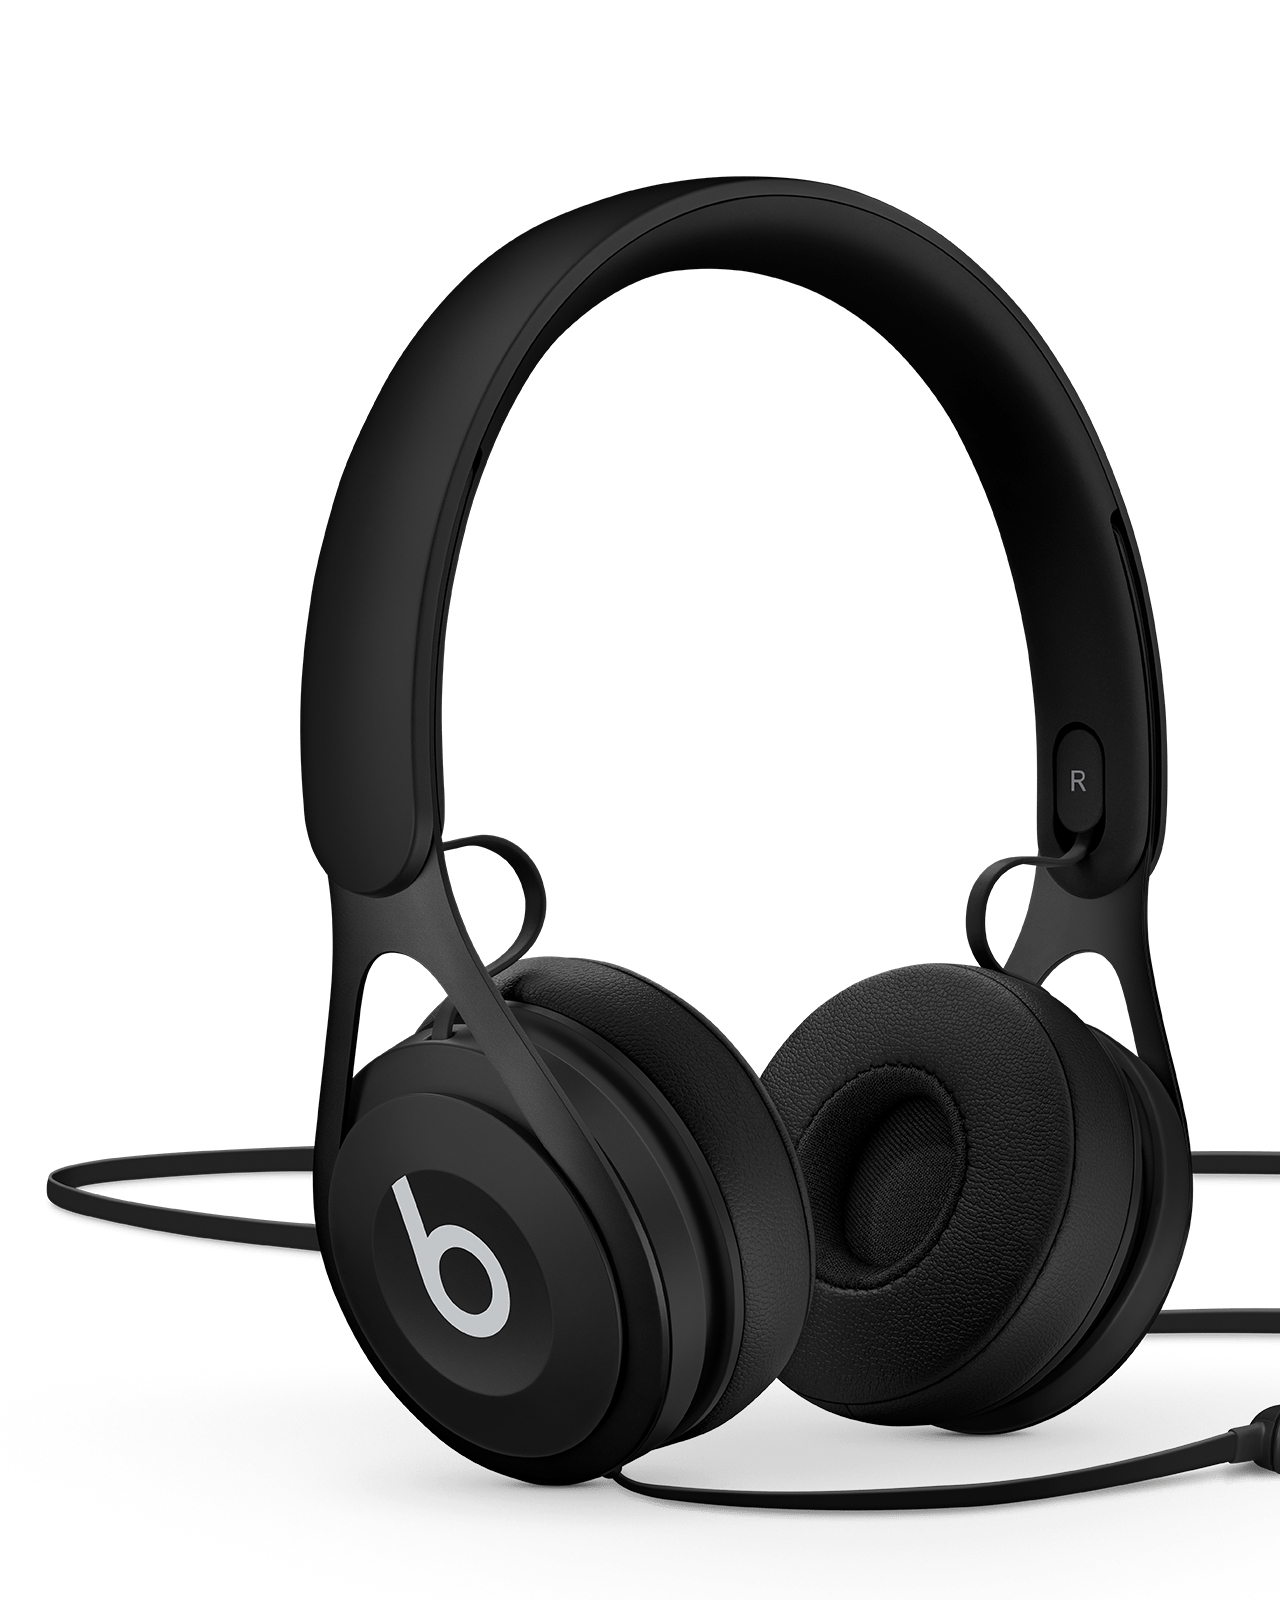
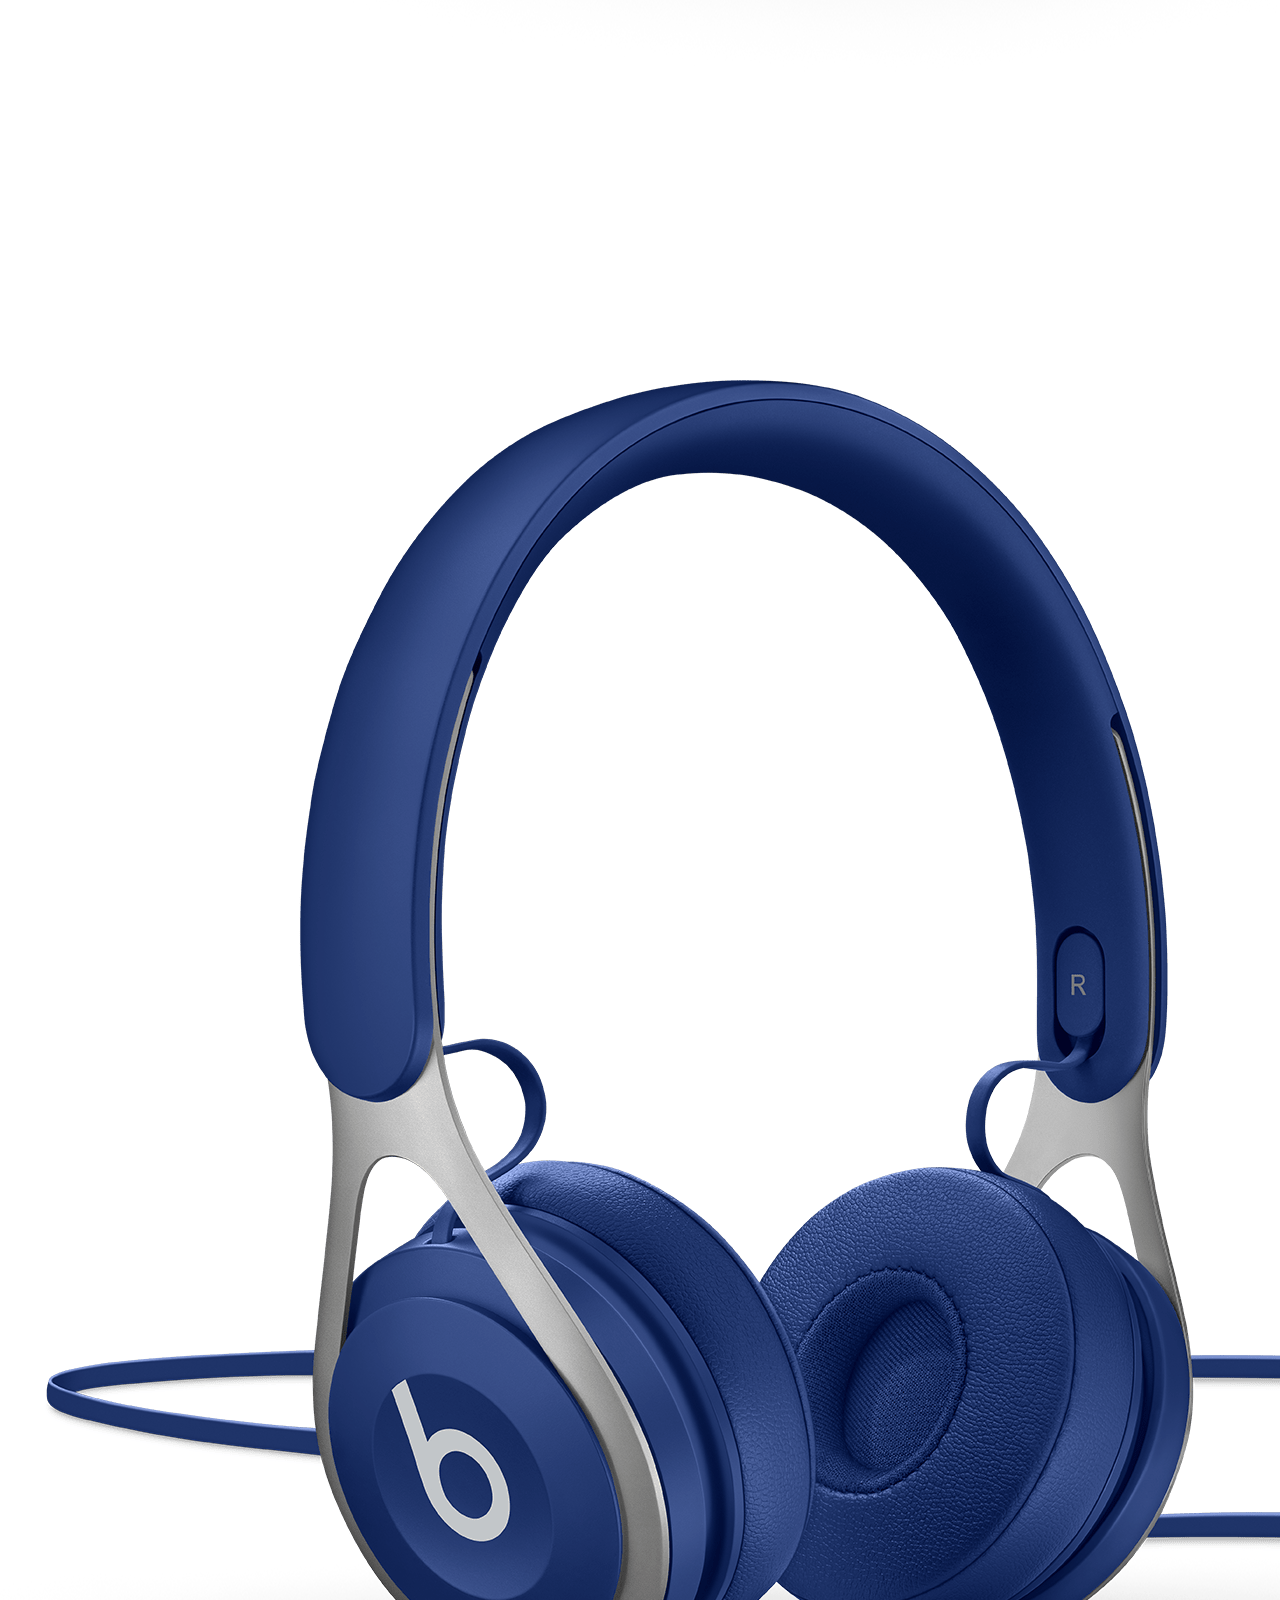
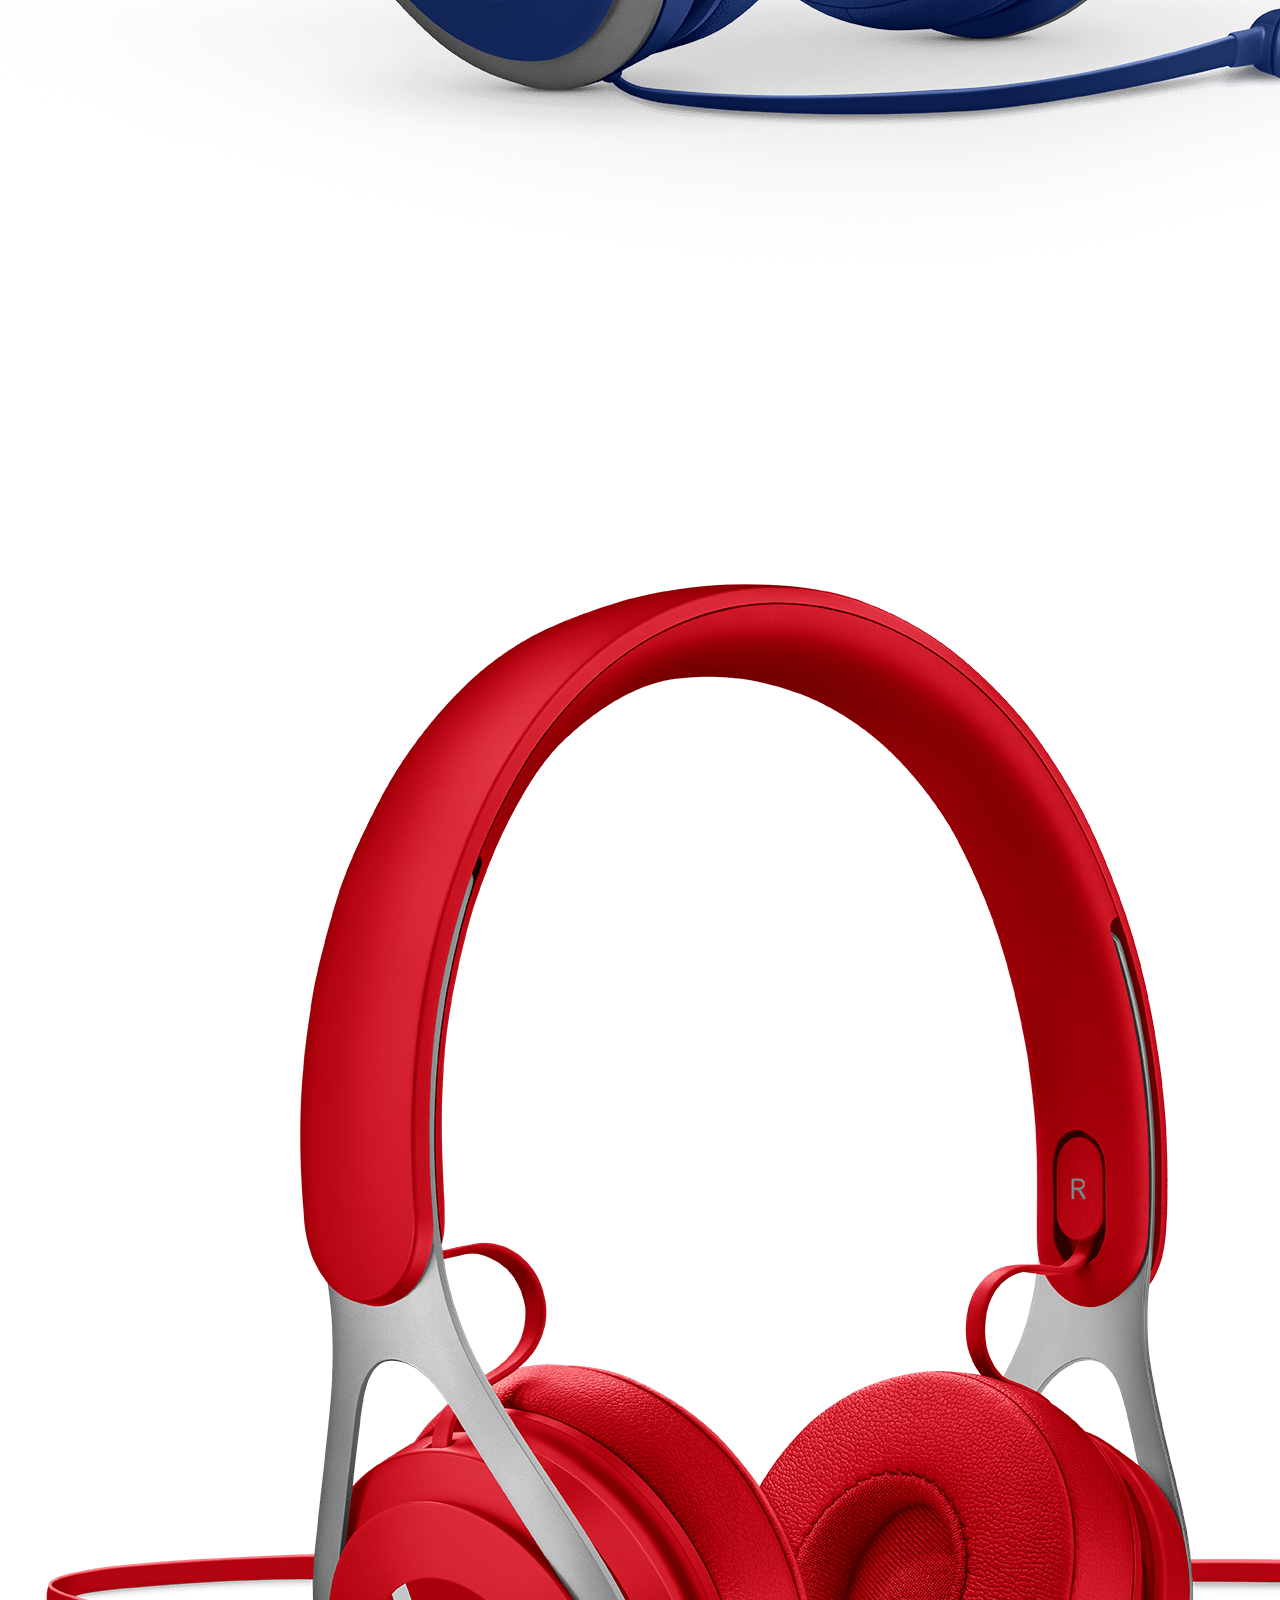
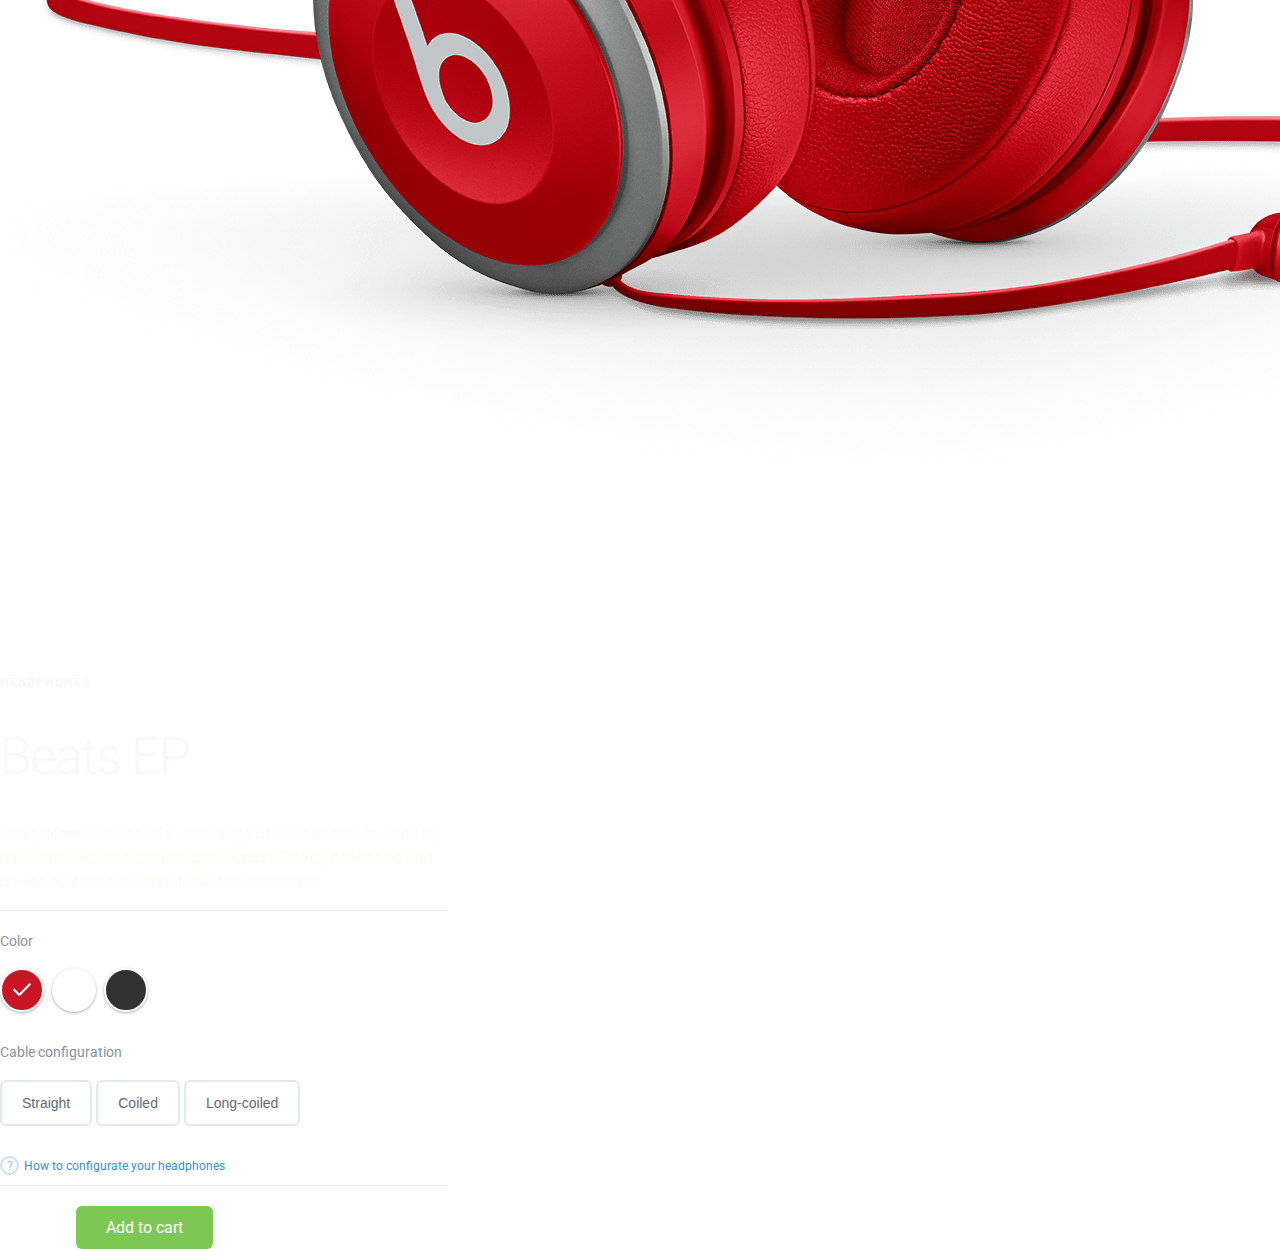
<file: WebApplication2/product-page/index.html>
<!DOCTYPE html>
<html>
  <head>
    <meta charset="utf-8">
    <meta name="viewport" content="width=device-width, initial-scale=1">
    <title>Tutorial</title>
    <!-- Fonts -->
    <link href="https://fonts.googleapis.com/css?family=Roboto:300,400,500" rel="stylesheet">
    <!-- CSS -->
    <link href="style.css" rel="stylesheet">
    <meta name="robots" content="noindex,follow" />

  </head>

  <body>
    <main class="container">

      <!-- Left Column / Headphones Image -->
      <div class="left-column">
        <img data-image="black" src="images/black.png" alt="">
        <img data-image="blue" src="images/blue.png" alt="">
        <img data-image="red" class="active" src="images/red.png" alt="">
      </div>


      <!-- Right Column -->
      <div class="right-column">

        <!-- Product Description -->
        <div class="product-description">
          <span>Headphones</span>
          <h1>Beats EP</h1>
          <p>The preferred choice of a vast range of acclaimed DJs. Punchy, bass-focused sound and high isolation. Sturdy headband and on-ear cushions suitable for live performance</p>
        </div>

        <!-- Product Configuration -->
        <div class="product-configuration">

          <!-- Product Color -->
          <div class="product-color">
            <span>Color</span>

            <div class="color-choose">
              <div>
                <input data-image="red" type="radio" id="red" name="color" value="red" checked>
                <label for="red"><span></span></label>
              </div>
              <div>
                <input data-image="blue" type="radio" id="blue" name="color" value="blue">
                <label for="blue"><span></span></label>
              </div>
              <div>
                <input data-image="black" type="radio" id="black" name="color" value="black">
                <label for="black"><span></span></label>
              </div>
            </div>

          </div>

          <!-- Cable Configuration -->
          <div class="cable-config">
            <span>Cable configuration</span>

            <div class="cable-choose">
              <button>Straight</button>
              <button>Coiled</button>
              <button>Long-coiled</button>
            </div>

            <a href="#">How to configurate your headphones</a>
          </div>
        </div>

        <!-- Product Pricing -->
        <div class="product-price">
          <span>148$</span>
          <a href="#" class="cart-btn">Add to cart</a>
        </div>
      </div>
    </main>

    <!-- Scripts -->
    <script src="https://cdnjs.cloudflare.com/ajax/libs/jquery/3.1.1/jquery.min.js" charset="utf-8"></script>
    <script src="script.js" charset="utf-8"></script>
  </body>
</html>
</file>
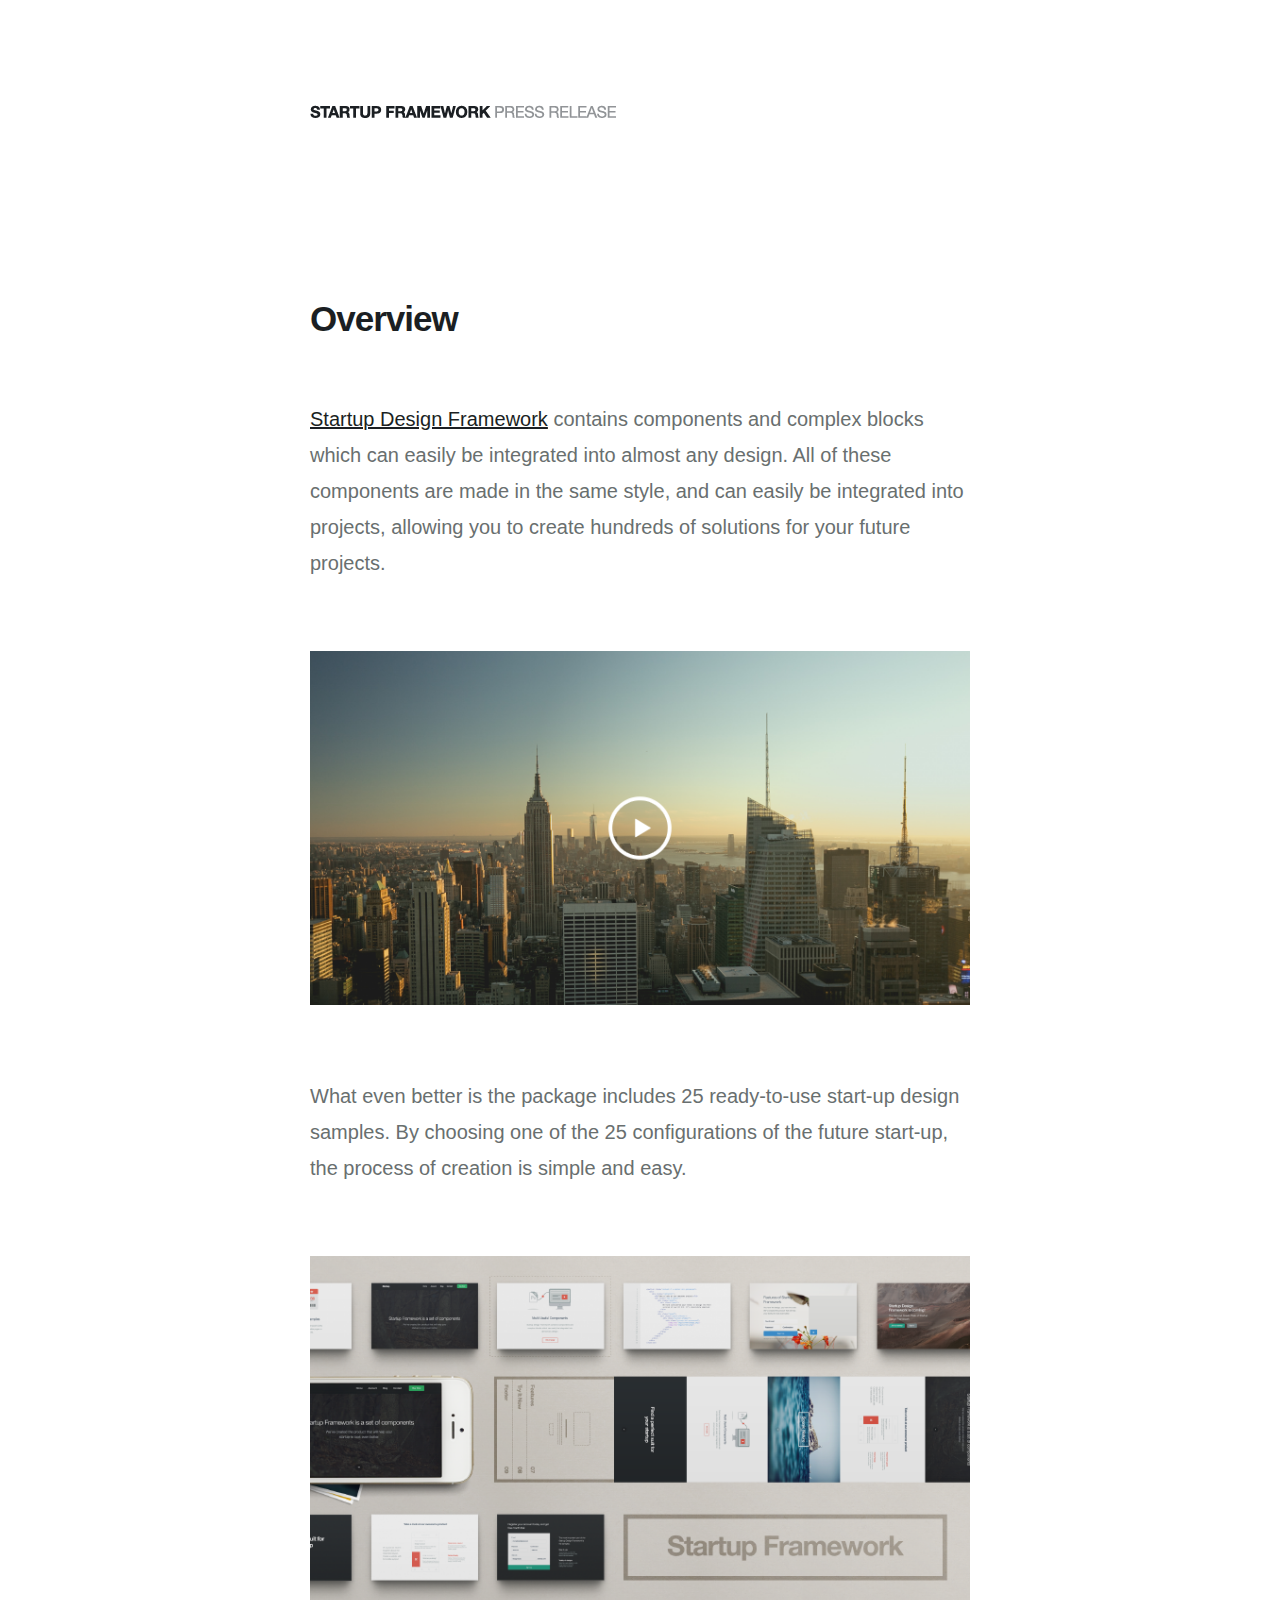
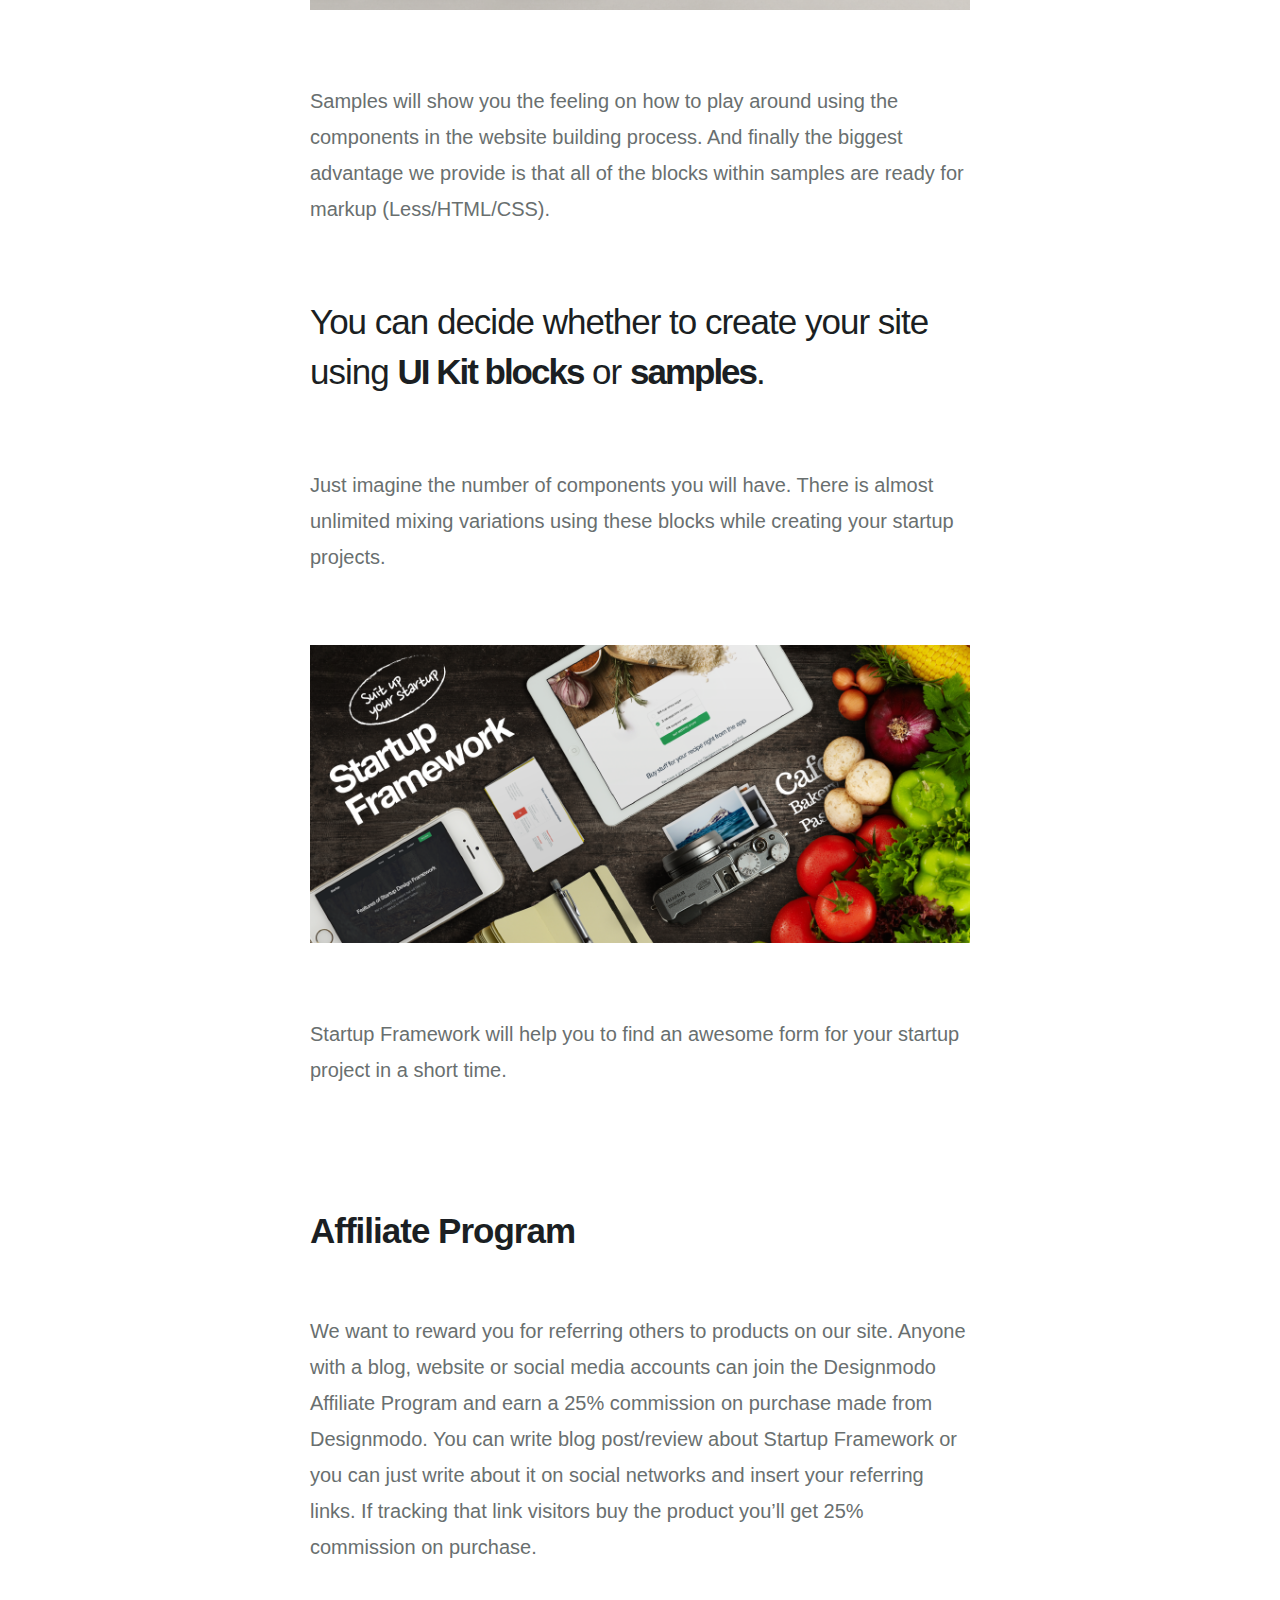
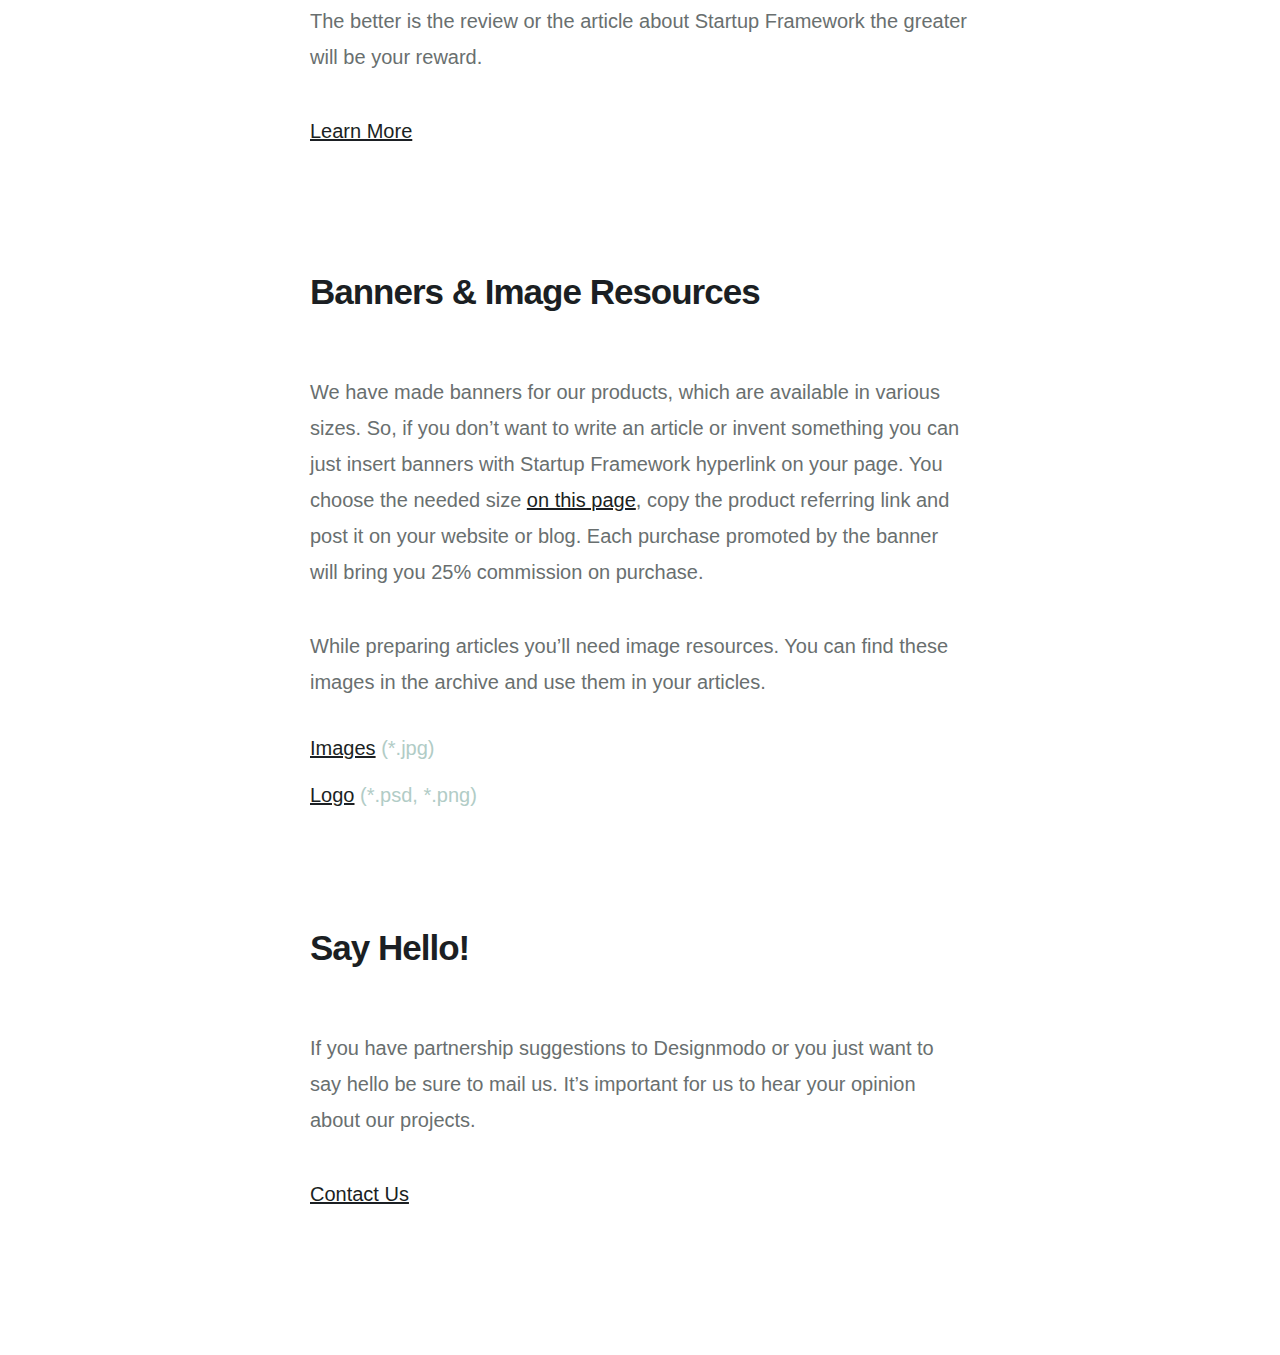
<file: WebApplication2/product-page/Startup Framework/index.html>
<!doctype html>
<html>
<head>
<meta charset="UTF-8">
<title>Press Release: Startup Framework</title>
<link rel="icon" href="img/favicon.ico" type="image/x-icon"/>
<link rel="shortcut icon" href="favicon.ico" type="image/x-icon"/>

<style>

html,body,div,span,applet,object,iframe,h1,h2,h3,h4,h5,h6,p,blockquote,pre,a,abbr,acronym,address,big,cite,code,del,dfn,em,img,ins,kbd,q,s,samp,small,strike,strong,sub,sup,tt,var,b,u,i,center,dl,dt,dd,ol,ul,li,fieldset,form,label,legend,table,caption,tbody,tfoot,thead,tr,th,td,article,aside,canvas,details,embed,figure,figcaption,footer,header,hgroup,menu,nav,output,ruby,section,summary,time,mark,audio,video{border:0;font-size:100%;font:inherit;vertical-align:baseline;margin:0;padding:0}
	article,aside,details,figcaption,figure,footer,header,hgroup,menu,nav,section{display:block;}
	body{line-height:1}
	ol,ul{list-style:none}
	blockquote,q{quotes:none}
	blockquote:before,blockquote:after,q:before,q:after{content:none}
	table{border-collapse:collapse;border-spacing:0}
	html {position:static!important;top:0!important;}
	body {font-family: 'Helvetica Neue', Helvetica, Arial, serif;cursor:default;}
            
	* { box-sizing:border-box;-webkit-transition: 0.5s ease;-moz-transition: 0.5s;-ms-transition: 0.5s;-o-transition: 0.5s;transition: 0.5s;}
            
	h1 {font-size: 35px; font-weight: bold; margin-bottom: 60px; letter-spacing: -1px; color: #1b1f23; line-height: 45px;}
	p {font-size: 20px; line-height: 36px; color: #696f6f}
	a {color: #1b1f23}
	
	.padding_block h1 {font-size: 35px; font-weight: bold; margin-top: 120px; margin-bottom: 60px; letter-spacing: -1px; color: #1b1f23;line-height: 45px;}
	.padding_block p {margin-bottom: 38px}
	.padding_block li {margin-bottom: 27px; font-size: 20px; color: #b1ccc6; font-weight: 300}
	.padding_block li a {color: #1b1f23; font-weight: normal}
	
	.quote {font-size: 35px; font-weight: 300; line-height: 50px; padding-top: 70px; padding-bottom: 70px; letter-spacing: -1px; color: #1b1f23}
	.quote b {font-weight: 800; letter-spacing: -2px}
	.wrap {padding-top: 105px; padding-bottom: 105px; width: 100%; max-width: 700px; margin: 0 auto; padding: 105px 20px}
	.logo {padding-bottom: 175px}		
	.default_img {padding-top: 70px; padding-bottom: 70px}
	img {max-width: 100%}      
	
	@media screen and (max-width: 480px) {
		h1 {margin-bottom: 30px; font-size: 30px}
		p {font-size: 18px; line-height: 32px}
		.wrap {padding-top: 20px; padding-bottom: 20px}
		.padding_block h1 {margin-top: 80px; margin-bottom: 30px; font-size: 30px; line-height: 40px;}
		.padding_block p {margin-bottom: 25px}
		.padding_block li {margin-bottom: 20px}
		.padding_block li a {font-size: 18px}
		.default_img {padding-top: 40px; padding-bottom: 40px}
		.logo {padding-bottom: 80px; padding-top: 10px}
		.quote {font-size: 30px; line-height: 40px; padding-top: 40px; padding-bottom: 40px}
	}
</style>
</head>
<body>

<div class="wrap">
	<a href="http://designmodo.com/startup/?utm_source=FreebieDownload&utm_medium=FreebieDownload&utm_campaign=FreebieDownload"><img src="img/logo.png" class="logo"></a>
    <div>
    	<h1>Overview</h1>
       <p><a href="http://designmodo.com/startup/?utm_source=FreebieDownload&utm_medium=FreebieDownload&utm_campaign=FreebieDownload">Startup Design Framework</a> contains components and complex blocks which can easily be integrated into almost any design. All of these components are made in the same style, and can easily be integrated into projects, allowing you to create hundreds of solutions for your future projects.</p>
       
       <a href="http://designmodo.com/startup/?utm_source=FreebieDownload&utm_medium=FreebieDownload&utm_campaign=FreebieDownload"><img src="img/player.png" class="default_img"></a>
       
       <p>What even better is the package includes 25 ready-to-use start-up design samples. By choosing one of the 25 configurations of the future start-up, the process of creation is simple and easy.</p>
       
       <a href="http://designmodo.com/startup/?utm_source=FreebieDownload&utm_medium=FreebieDownload&utm_campaign=FreebieDownload"><img src="img/img_01.png" class="default_img"></a>
       
       <p>Samples will show you the feeling on how to play around using the components in the website building process. And finally the biggest advantage we provide is that all of the blocks within samples are ready for markup (Less/HTML/CSS).</p>
       
       <div class="quote">You can decide whether to create your site using <b>UI Kit blocks</b> or <b>samples</b>.</div>
       
       <p>Just imagine the number of components you will have. There is almost unlimited mixing variations using these blocks while creating your startup projects.</p>
       
       <a href="http://designmodo.com/startup/?utm_source=FreebieDownload&utm_medium=FreebieDownload&utm_campaign=FreebieDownload"><img src="img/img_02.png" class="default_img"></a>
      
       <p>Startup Framework will help you to find an awesome form for your startup project in a short time.</p>
       
       <div class="padding_block">
           <h1>Affiliate Program</h1>
           <p>We want to reward you for referring others to products on our site. Anyone with a blog, website or social media accounts can join the Designmodo Affiliate Program and earn a 25% commission on purchase made from Designmodo. You can write blog post/review about Startup Framework or you can just write about it on social networks and insert your referring links.
If tracking that link visitors buy the product you’ll get 25% commission on purchase.</p>
    		<p>The better is the review or the article about Startup Framework the greater will be your reward.</p>
    		<p><a href="http://designmodo.com/affiliates/?utm_source=FreebieDownload&utm_medium=FreebieDownload&utm_campaign=FreebieDownload">Learn More</a></p>
    	</div>
       
       <div class="padding_block">
           <h1>Banners & Image Resources</h1>
           <p>We have made banners for our products, which are available in various sizes. So, if you don’t want to write an article or invent something you can just insert banners with Startup Framework hyperlink on your page. You choose the needed size <a href="http://designmodo.com/banners/?utm_source=FreebieDownload&utm_medium=FreebieDownload&utm_campaign=FreebieDownload">on this page</a>, copy the product referring link and post it on your website or blog. Each purchase promoted by the banner will bring you 25% commission on purchase.</p>
			<p>While preparing articles you’ll need image resources. You can find these images in the archive and use them in your articles. 
 </p>
           <ul>
               <li><a href="press_images.zip">Images</a> (*.jpg)</li>
               <li><a href="logo.zip">Logo</a> (*.psd, *.png)</li>
           </ul>
    	</div>
        
        <div class="padding_block">
           <h1>Say Hello!</h1>
           <p>If you have partnership suggestions to Designmodo or you just want to say hello be sure to mail us. It’s important for us to hear your opinion about our projects.</p>
    		<p><a href="http://designmodo.com/contact-us/?utm_source=FreebieDownload&utm_medium=FreebieDownload&utm_campaign=FreebieDownload">Contact Us</a></p>
    	</div>
    
</div>

</body>
</html>
</file>
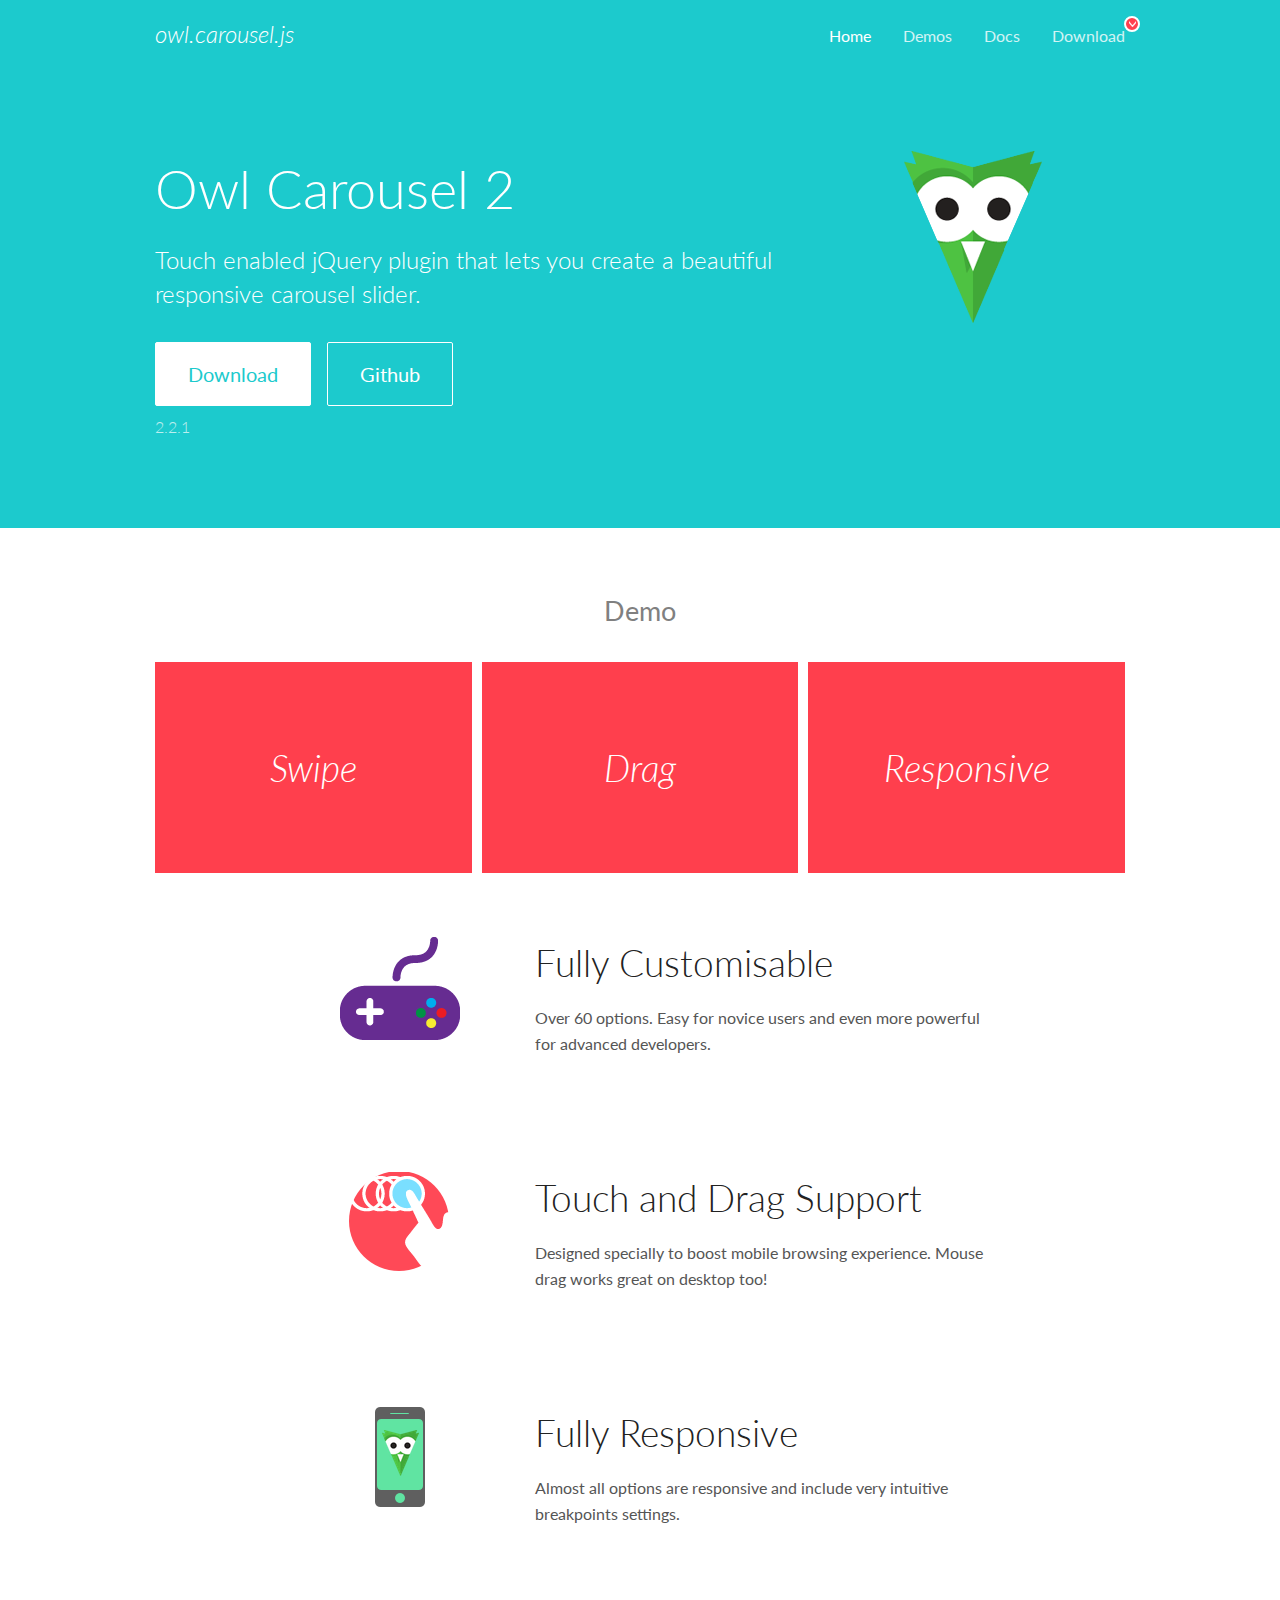
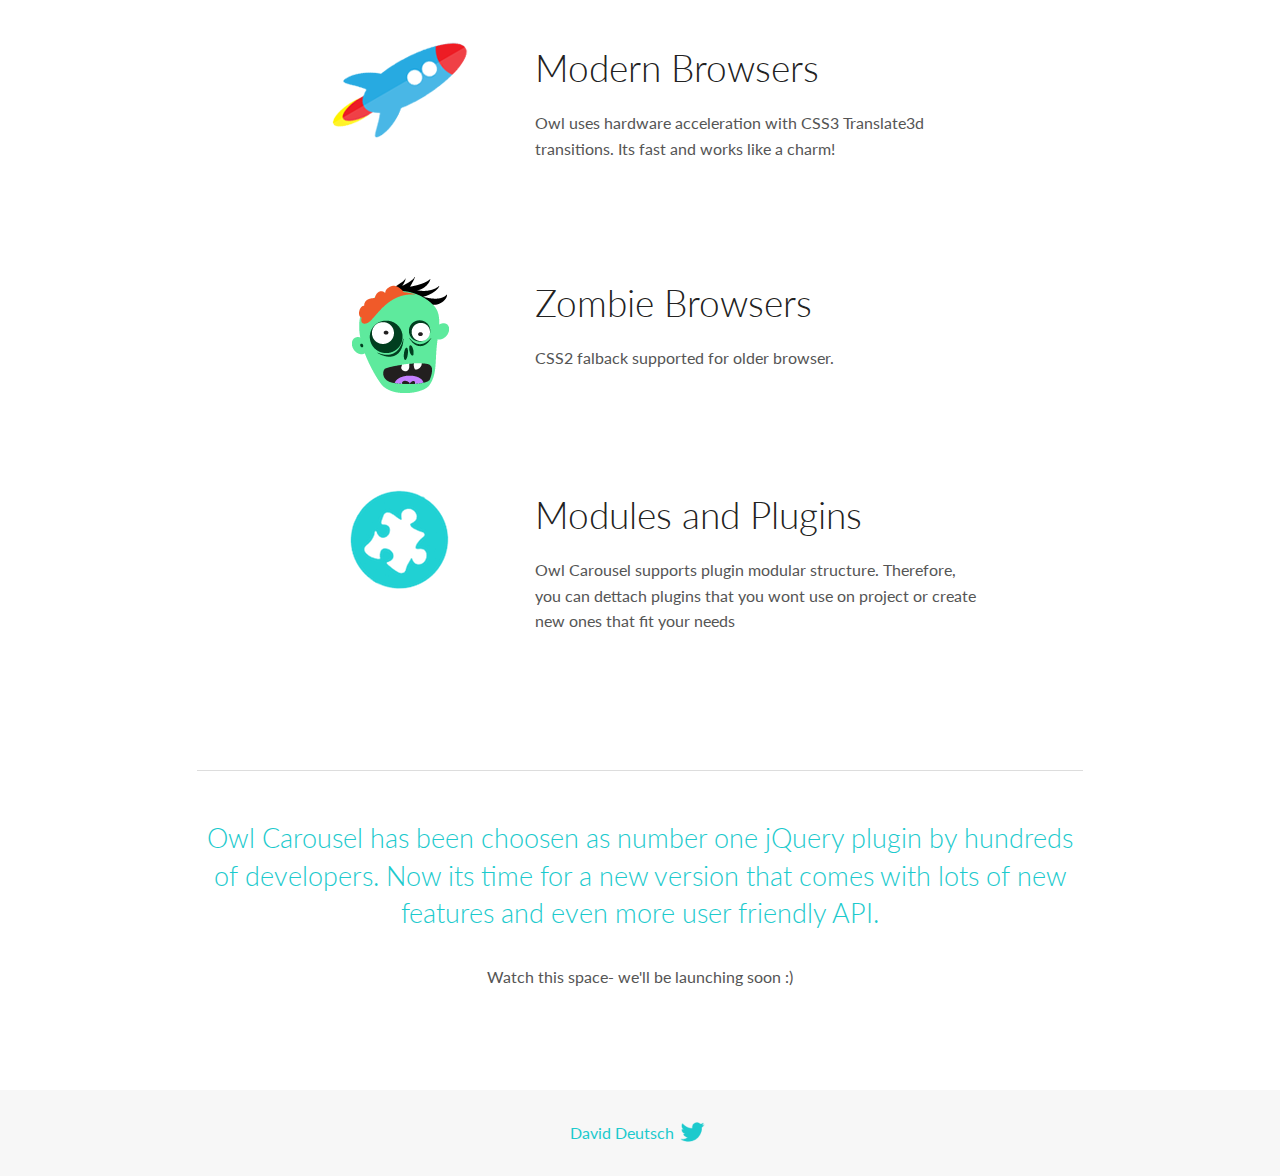
<file: WebApplication2/assets/lib/owl.carousel/docs/index.html>
<!DOCTYPE html>
<html lang="en">
  <head>

    <!-- head -->
    <meta charset="utf-8">
    <meta name="msapplication-tap-highlight" content="no" />
    <meta name="viewport" content="width=device-width, initial-scale=1.0" />
    <meta name="description" content="Touch enabled jQuery plugin that lets you create beautiful responsive carousel slider.">
    <meta name="author" content="David Deutsch">
    <title>
      Home | Owl Carousel | 2.2.1
    </title>

    <!-- Stylesheets -->
    <link href='https://fonts.googleapis.com/css?family=Lato:300,400,700,400italic,300italic' rel='stylesheet' type='text/css'>
    <link rel="stylesheet" href="assets/css/docs.theme.min.css">

    <!-- Owl Stylesheets -->
    <link rel="stylesheet" href="assets/owlcarousel/assets/owl.carousel.min.css">
    <link rel="stylesheet" href="assets/owlcarousel/assets/owl.theme.default.min.css">

    <!-- HTML5 shim and Respond.js IE8 support of HTML5 elements and media queries -->

    <!--[if lt IE 9]>
      <script src="https://oss.maxcdn.com/libs/html5shiv/3.7.0/html5shiv.js"></script>
      <script src="https://oss.maxcdn.com/libs/respond.js/1.3.0/respond.min.js"></script>
    <![endif]-->

    <!-- Favicons -->
    <link rel="apple-touch-icon-precomposed" sizes="144x144" href="assets/ico/apple-touch-icon-144-precomposed.png">
    <link rel="shortcut icon" href="assets/ico/favicon.png">
    <link rel="shortcut icon" href="favicon.ico">

    <!-- Yeah i know js should not be in header. Its required for demos.-->

    <!-- javascript -->
    <script src="assets/vendors/jquery.min.js"></script>
    <script src="assets/owlcarousel/owl.carousel.js"></script>
  </head>
  <body>

    <!-- header -->
    <header class="header">
      <div class="row">
        <div class="large-12 columns">
          <div class="brand left">
            <h3>
              <a href="/OwlCarousel2/">owl.carousel.js</a> 
            </h3>
          </div>
          <a id="toggle-nav" class="right">
            <span></span> <span></span> <span></span> 
          </a> 
          <div class="nav-bar">
            <ul class="clearfix">
              <li class="active">
                <a href="/OwlCarousel2/index.html">Home</a> 
              </li>
              <li> <a href="/OwlCarousel2/demos/demos.html">Demos</a>  </li>
              <li> <a href="/OwlCarousel2/docs/started-welcome.html">Docs</a>  </li>
              <li>
                <a href="https://github.com/OwlCarousel2/OwlCarousel2/archive/2.2.1.zip">Download</a> 
                <span class="download"></span> 
              </li>
            </ul>
          </div>
        </div>
      </div>
    </header>

    <!-- home panel -->
    <section id="hero">
      <div class="row">
        <div class="large-8 medium-8 columns">
          <h1>Owl Carousel 2</h1>
          <h4>Touch enabled jQuery plugin that lets you create a beautiful responsive carousel slider.</h4>
          <a href="https://github.com/OwlCarousel2/OwlCarousel2/archive/2.2.1.zip" class="hero-button">Download</a> 
          <a href="https://github.com/OwlCarousel2/OwlCarousel2" class="hero-button outline">Github</a> 
          <p>2.2.1</p>
        </div>
        <div class="large-4 medium-4 columns">
          <img class="owl-logo" src="assets/img/owl-logo.png" alt="mr. Owl">
        </div>
      </div>
    </section>

    <!-- body -->
    <div class="home-demo">
      <div class="row">
        <div class="large-12 columns">
          <h3>Demo</h3>
          <div class="owl-carousel">
            <div class="item">
              <h2>Swipe</h2>
            </div>
            <div class="item">
              <h2>Drag</h2>
            </div>
            <div class="item">
              <h2>Responsive</h2>
            </div>
            <div class="item">
              <h2>CSS3</h2>
            </div>
            <div class="item">
              <h2>Fast</h2>
            </div>
            <div class="item">
              <h2>Easy</h2>
            </div>
            <div class="item">
              <h2>Free</h2>
            </div>
            <div class="item">
              <h2>Upgradable</h2>
            </div>
            <div class="item">
              <h2>Tons of options</h2>
            </div>
            <div class="item">
              <h2>Infinity</h2>
            </div>
            <div class="item">
              <h2>Auto Width</h2>
            </div>
          </div>
        </div>
      </div>
    </div>
    <script>
      var owl = $('.owl-carousel');
      owl.owlCarousel({
        margin: 10,
        loop: true,
        responsive: {
          0: {
            items: 1
          },
          600: {
            items: 2
          },
          1000: {
            items: 3
          }
        }
      })
    </script>

    <!-- features -->
    <div id="features">
      <div class="row">
        <div class="small-12 medium-9 small-centered columns">
          <section class="row feature">
            <div class="medium-4 small-12 columns">
              <img src="assets/img/feature-options.png" alt="">
            </div>
            <div class="medium-8 small-12 columns">
              <h2>Fully Customisable</h2>
              <p>Over 60 options. Easy for novice users and even more powerful for advanced developers.</p>
            </div>
          </section>
          <section class="row feature">
            <div class="medium-4 small-12 columns">
              <img src="assets/img/feature-drag.png" alt="">
            </div>
            <div class="medium-8 small-12 columns">
              <h2>Touch and Drag Support</h2>
              <p>Designed specially to boost mobile browsing experience. Mouse drag works great on desktop too!</p>
            </div>
          </section>
          <section class="row feature">
            <div class="medium-4 small-12 columns">
              <img src="assets/img/feature-responsive.png" alt="">
            </div>
            <div class="medium-8 small-12 columns">
              <h2>Fully Responsive</h2>
              <p>Almost all options are responsive and include very intuitive breakpoints settings.</p>
            </div>
          </section>
          <section class="row feature">
            <div class="medium-4 small-12 columns">
              <img src="assets/img/feature-modern.png" alt="">
            </div>
            <div class="medium-8 small-12 columns">
              <h2>Modern Browsers</h2>
              <p>Owl uses hardware acceleration with CSS3 Translate3d transitions. Its fast and works like a charm! </p>
            </div>
          </section>
          <section class="row feature">
            <div class="medium-4 small-12 columns">
              <img src="assets/img/feature-zombie.png" alt="">
            </div>
            <div class="medium-8 small-12 columns">
              <h2>Zombie Browsers</h2>
              <p>CSS2 falback supported for older browser.</p>
            </div>
          </section>
          <section class="row feature">
            <div class="medium-4 small-12 columns">
              <img src="assets/img/feature-module.png" alt="">
            </div>
            <div class="medium-8 small-12 columns">
              <h2>Modules and Plugins</h2>
              <p>Owl Carousel supports plugin modular structure. Therefore, you can dettach plugins that you wont use on project or create new ones that fit your needs</p>
            </div>
          </section>
        </div>
      </div>
    </div>

    <!-- footer -->
    <section id="teaser-text">
      <div class="row">
        <div class="small-12 medium-11 small-centered columns">
          <hr>
          <h3 id="owl-carousel-has-been-choosen-as-number-one-jquery-plugin-by-hundreds-of-developers-now-its-time-for-a-new-version-that-comes-with-lots-of-new-features-and-even-more-user-friendly-api-">Owl Carousel has been choosen as number one jQuery plugin by hundreds of developers. Now its time for a new version that comes with lots of new features and even more user friendly API.</h3>
          <p>Watch this space- we&#39;ll be launching soon :)</p>
        </div>
      </div>
    </section>

    <!-- footer -->
    <footer class="footer">
      <div class="row">
        <div class="large-12 columns">
          <h5>
            <a href="/OwlCarousel2/docs/support-contact.html">David Deutsch</a> 
            <a id="custom-tweet-button" href="https://twitter.com/share?url=https://github.com/OwlCarousel2/OwlCarousel2&text=Owl Carousel - This is so awesome! " target="_blank"></a> 
          </h5>
        </div>
      </div>
    </footer>

    <!-- vendors -->
    <script src="assets/vendors/highlight.js"></script>
    <script src="assets/js/app.js"></script>
  </body>
</html>
</file>
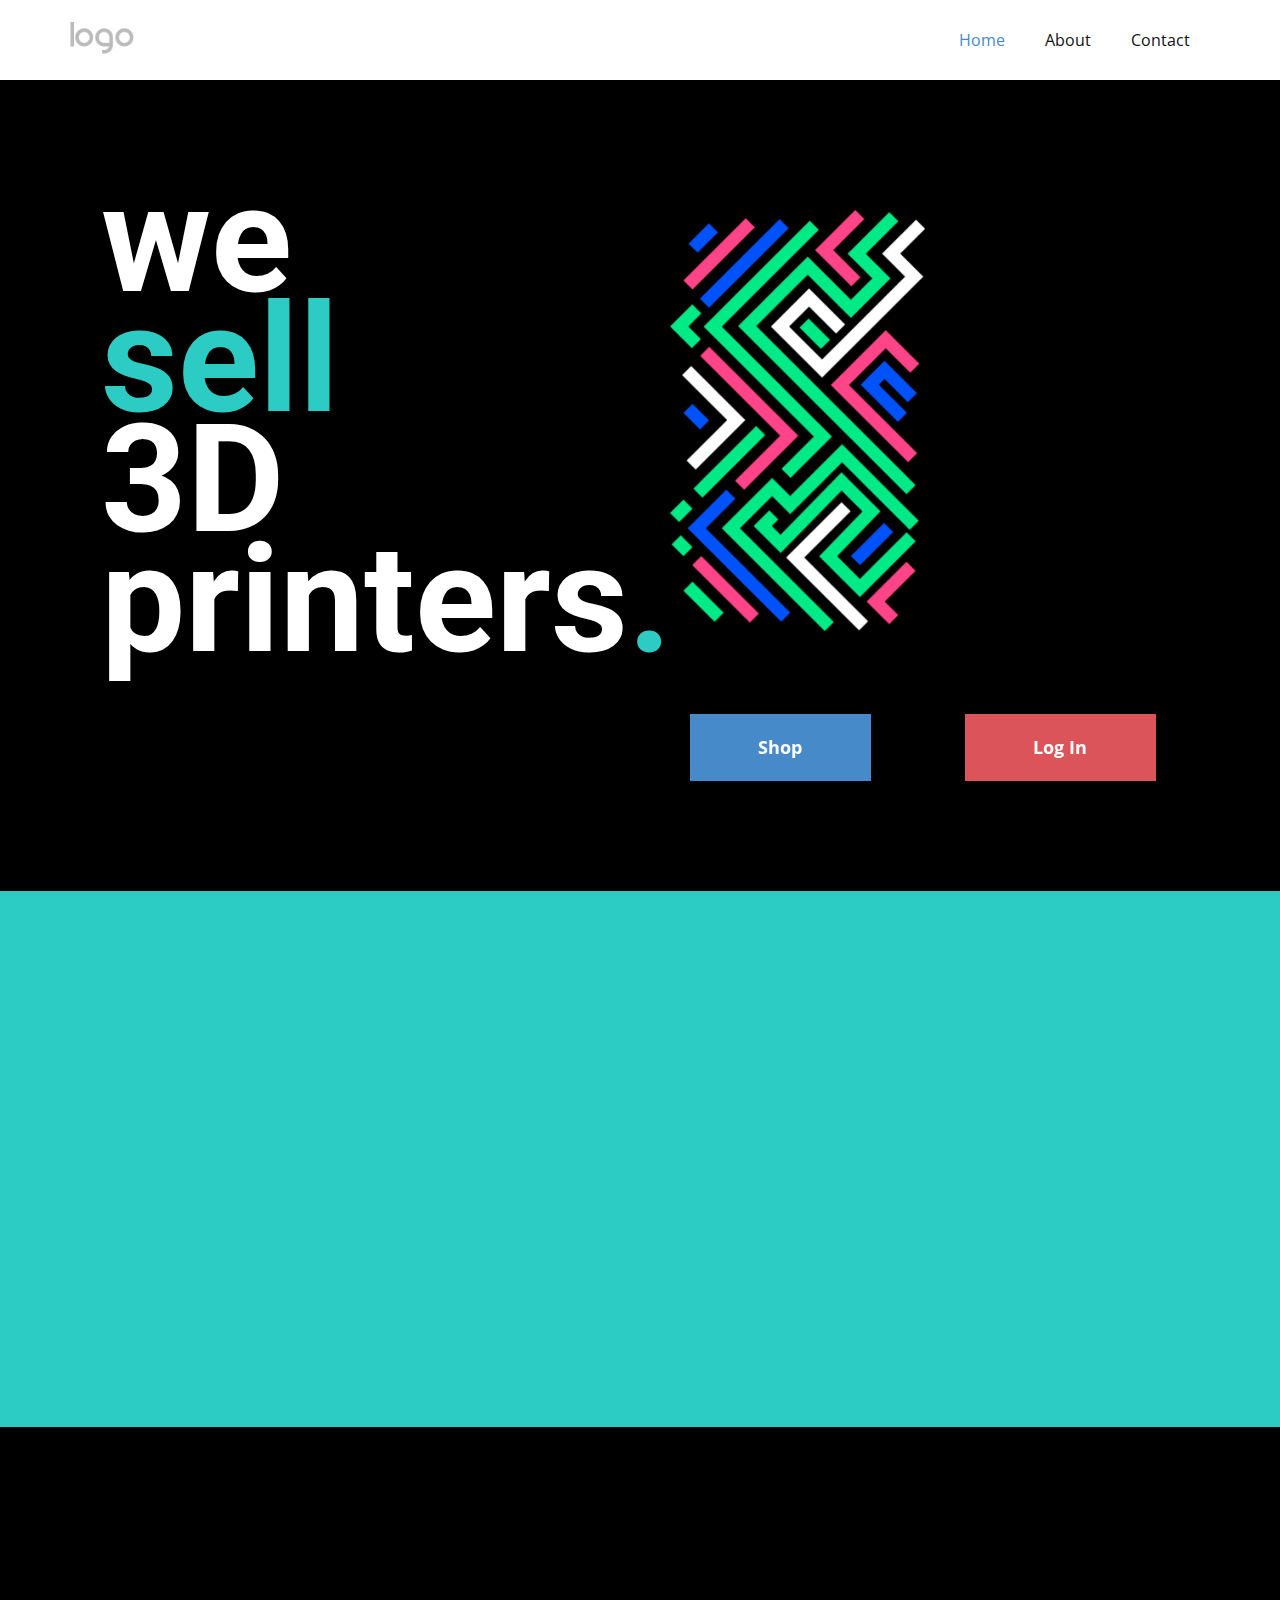
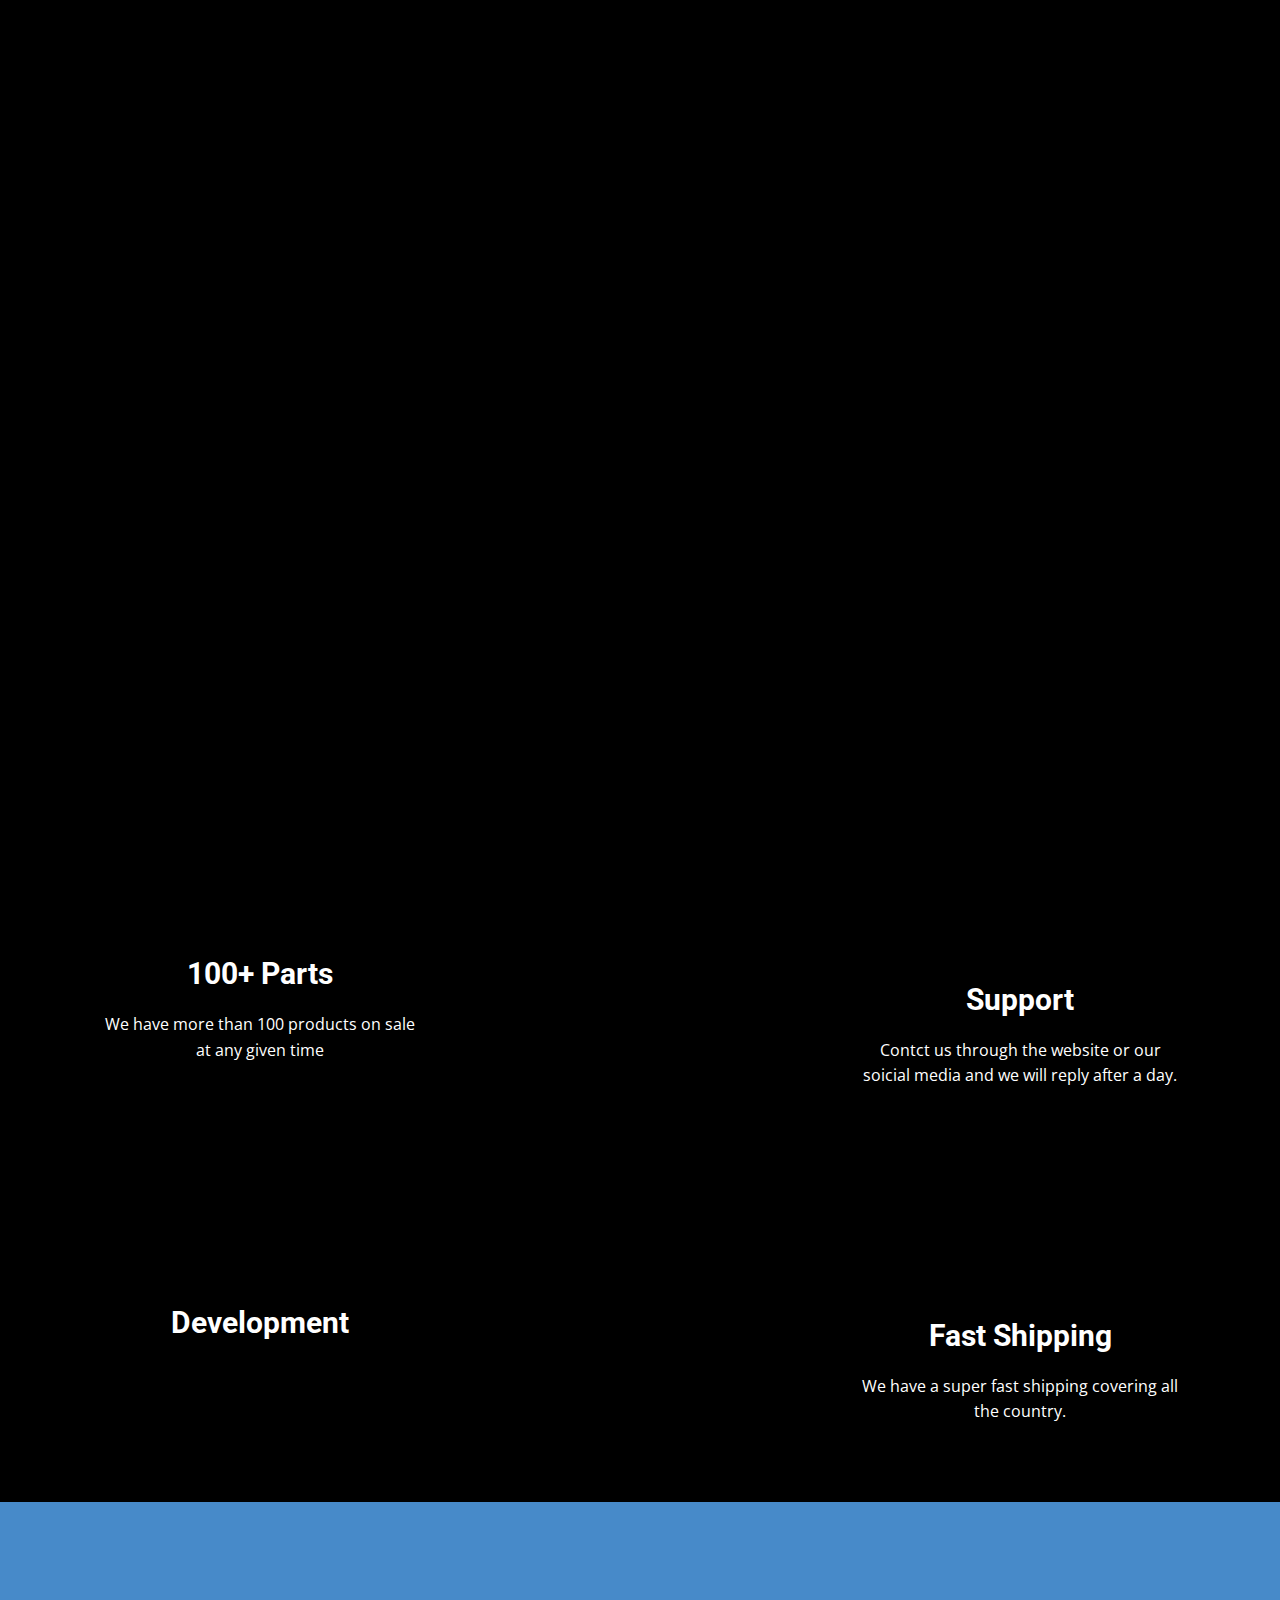
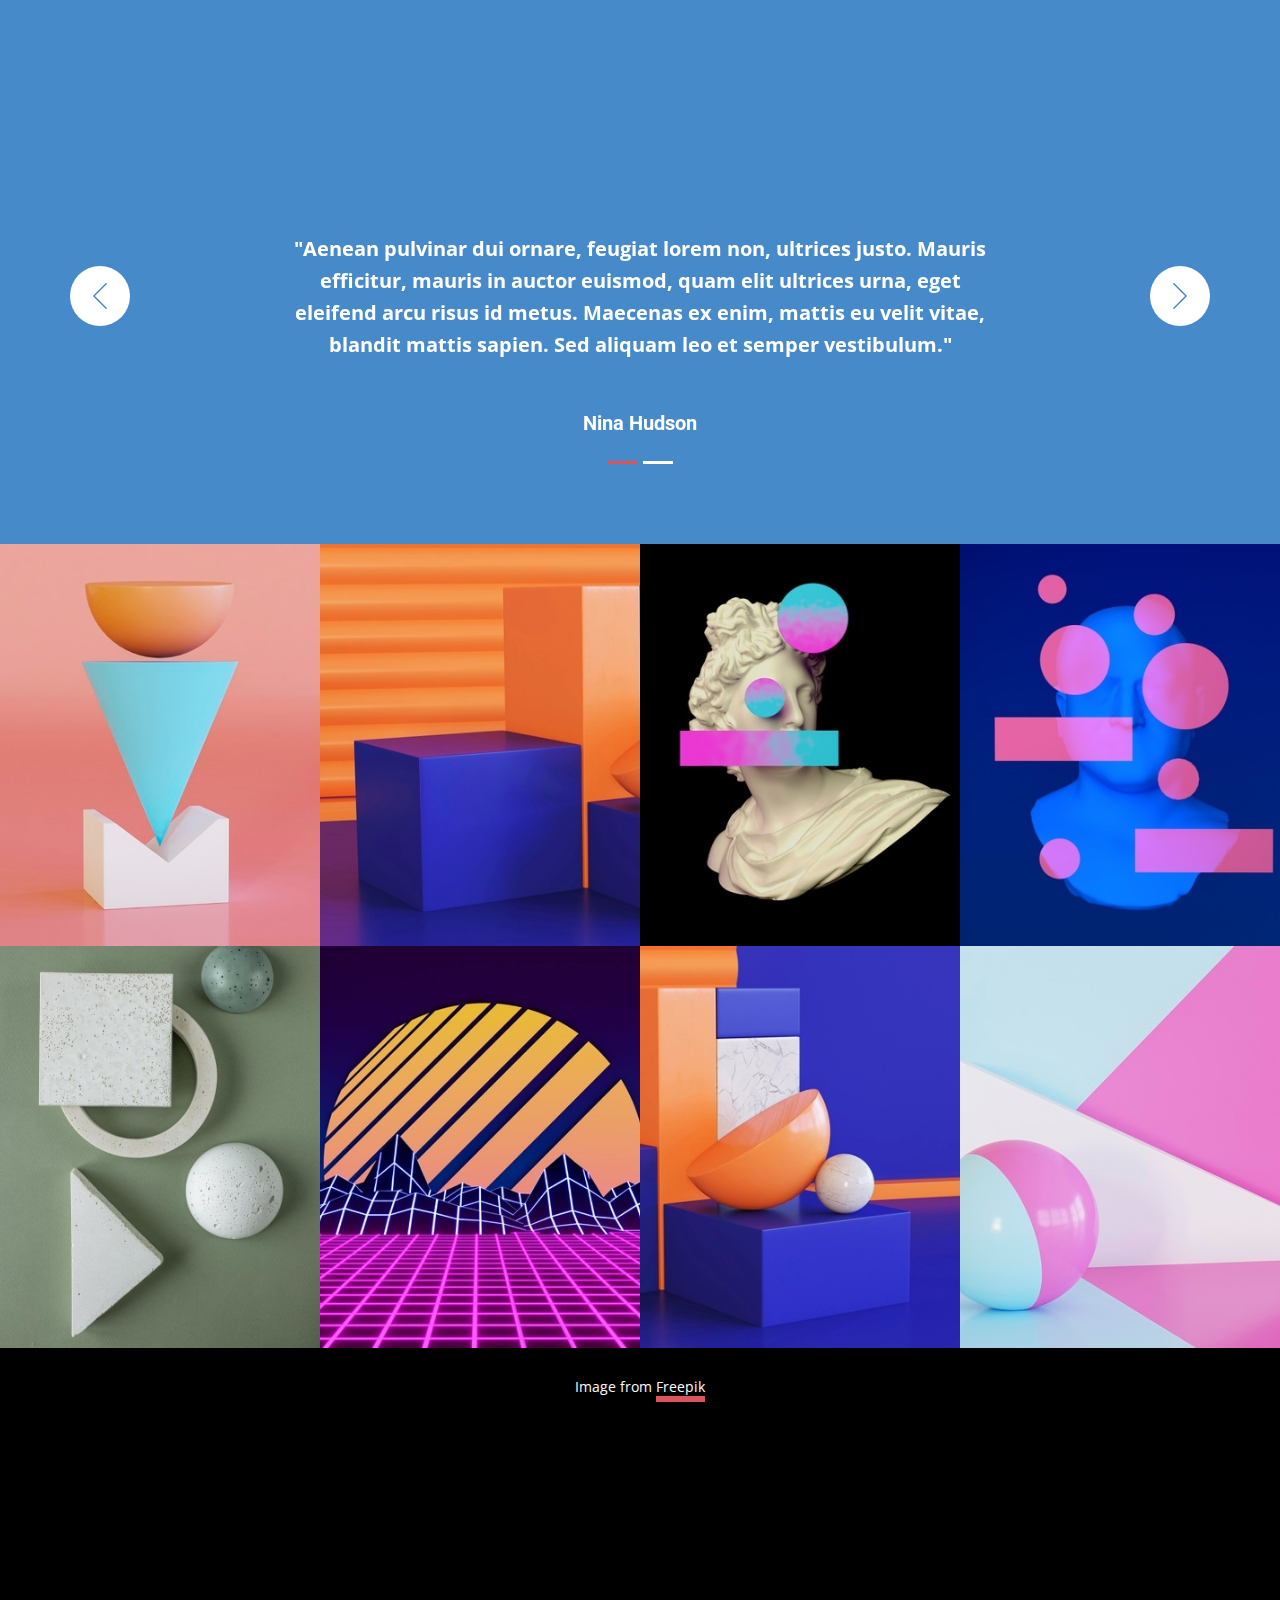
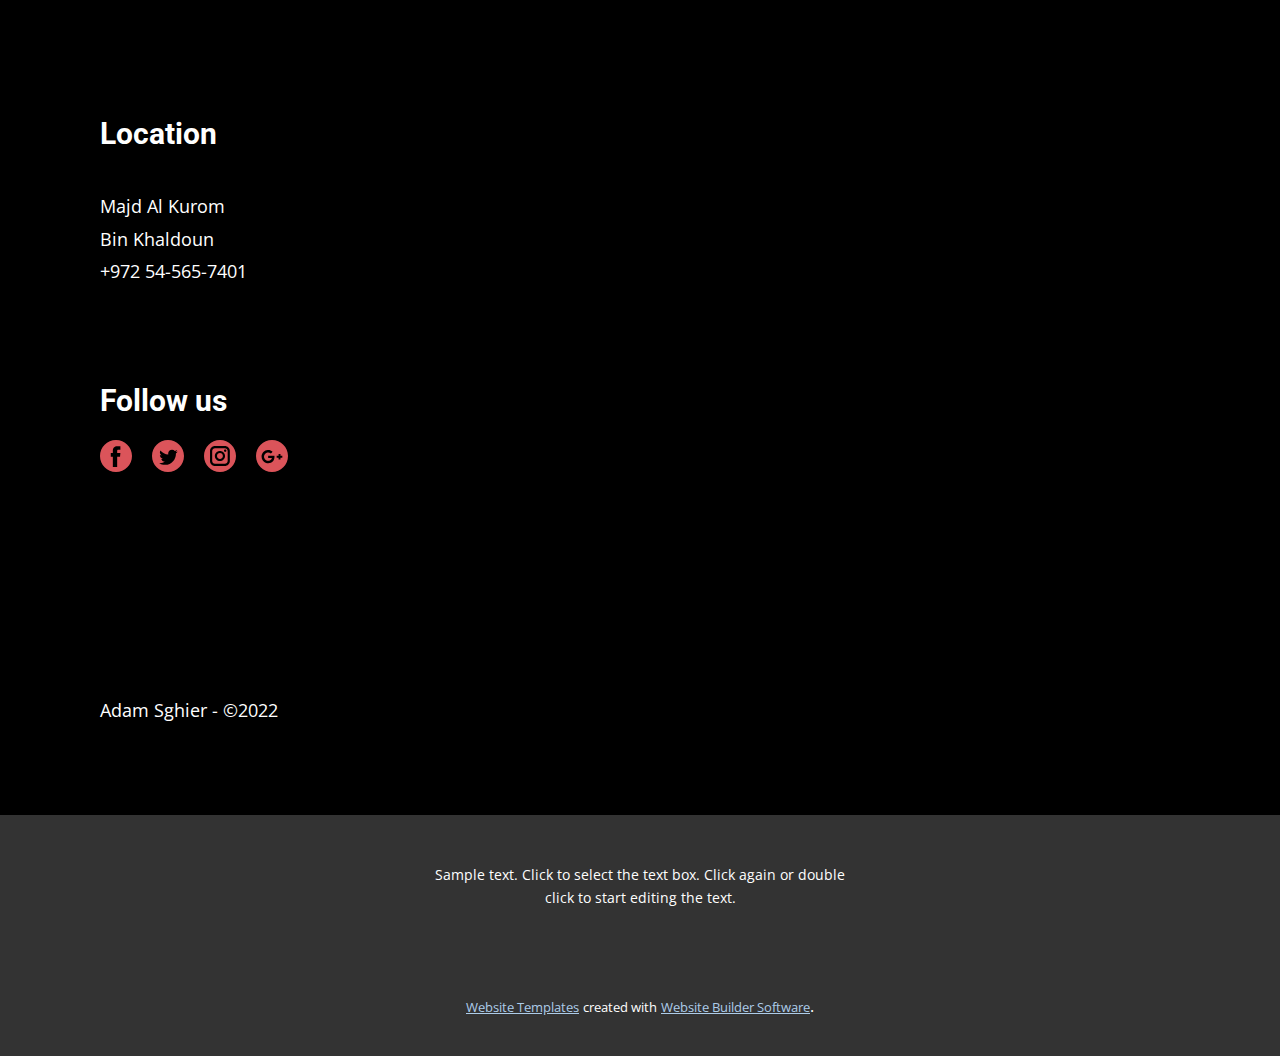
<file: WebApplication2/3d-printer-main-page/Home.html>
<!DOCTYPE html>
<html style="font-size: 16px;">
  <head>
    <meta name="viewport" content="width=device-width, initial-scale=1.0">
    <meta charset="utf-8">
    <meta name="keywords" content="wesell3D printers., Location, Follow us">
    <meta name="description" content="">
    <meta name="page_type" content="np-template-header-footer-from-plugin">
    <title>Home</title>
    <link rel="stylesheet" href="nicepage.css" media="screen">
<link rel="stylesheet" href="Home.css" media="screen">
    <script class="u-script" type="text/javascript" src="jquery.js" defer=""></script>
    <script class="u-script" type="text/javascript" src="nicepage.js" defer=""></script>
    <meta name="generator" content="Nicepage 4.5.4, nicepage.com">
    <link id="u-theme-google-font" rel="stylesheet" href="https://fonts.googleapis.com/css?family=Roboto:100,100i,300,300i,400,400i,500,500i,700,700i,900,900i|Open+Sans:300,300i,400,400i,500,500i,600,600i,700,700i,800,800i">
    
    
    
    
    
    
    
    
    <script type="application/ld+json">{
		"@context": "http://schema.org",
		"@type": "Organization",
		"name": "",
		"logo": "images/default-logo.png"
}</script>
    <meta name="theme-color" content="#478ac9">
    <meta property="og:title" content="Home">
    <meta property="og:type" content="website">
  </head>
  <body class="u-body u-xl-mode"><header class="u-clearfix u-header u-header" id="sec-bc90"><div class="u-clearfix u-sheet u-valign-middle u-sheet-1">
        <a href="https://nicepage.com" class="u-image u-logo u-image-1">
          <img src="images/default-logo.png" class="u-logo-image u-logo-image-1">
        </a>
        <nav class="u-menu u-menu-dropdown u-offcanvas u-menu-1">
          <div class="menu-collapse" style="font-size: 1rem; letter-spacing: 0px;">
            <a class="u-button-style u-custom-left-right-menu-spacing u-custom-padding-bottom u-custom-top-bottom-menu-spacing u-nav-link u-text-active-palette-1-base u-text-hover-palette-2-base" href="#">
              <svg class="u-svg-link" viewBox="0 0 24 24"><use xmlns:xlink="http://www.w3.org/1999/xlink" xlink:href="#menu-hamburger"></use></svg>
              <svg class="u-svg-content" version="1.1" id="menu-hamburger" viewBox="0 0 16 16" x="0px" y="0px" xmlns:xlink="http://www.w3.org/1999/xlink" xmlns="http://www.w3.org/2000/svg"><g><rect y="1" width="16" height="2"></rect><rect y="7" width="16" height="2"></rect><rect y="13" width="16" height="2"></rect>
</g></svg>
            </a>
          </div>
          <div class="u-nav-container">
            <ul class="u-nav u-unstyled u-nav-1"><li class="u-nav-item"><a class="u-button-style u-nav-link u-text-active-palette-1-base u-text-hover-palette-2-base" href="Home.html" style="padding: 10px 20px;">Home</a>
</li><li class="u-nav-item"><a class="u-button-style u-nav-link u-text-active-palette-1-base u-text-hover-palette-2-base" href="About.html" style="padding: 10px 20px;">About</a>
</li><li class="u-nav-item"><a class="u-button-style u-nav-link u-text-active-palette-1-base u-text-hover-palette-2-base" href="Contact.html" style="padding: 10px 20px;">Contact</a>
</li></ul>
          </div>
          <div class="u-nav-container-collapse">
            <div class="u-black u-container-style u-inner-container-layout u-opacity u-opacity-95 u-sidenav">
              <div class="u-inner-container-layout u-sidenav-overflow">
                <div class="u-menu-close"></div>
                <ul class="u-align-center u-nav u-popupmenu-items u-unstyled u-nav-2"><li class="u-nav-item"><a class="u-button-style u-nav-link" href="Home.html">Home</a>
</li><li class="u-nav-item"><a class="u-button-style u-nav-link" href="About.html">About</a>
</li><li class="u-nav-item"><a class="u-button-style u-nav-link" href="Contact.html">Contact</a>
</li></ul>
              </div>
            </div>
            <div class="u-black u-menu-overlay u-opacity u-opacity-70"></div>
          </div>
        </nav>
      </div></header>
    <section class="u-black u-clearfix u-section-1" id="carousel_5d1b">
      <div class="u-clearfix u-sheet u-sheet-1">
        <div class="u-clearfix u-expanded-width u-layout-wrap u-layout-wrap-1">
          <div class="u-layout">
            <div class="u-layout-row">
              <div class="u-container-style u-layout-cell u-size-30 u-layout-cell-1">
                <div class="u-container-layout u-valign-bottom-md u-valign-middle-sm u-valign-middle-xs u-valign-top-lg u-valign-top-xl u-container-layout-1">
                  <h1 class="u-text u-text-body-alt-color u-text-default u-text-1" data-animation-name="flipIn" data-animation-duration="2000" data-animation-direction="X">we<br>
                    <span class="u-text-palette-4-base">sell</span>
                    <br>3D printers<span class="u-text-palette-4-base">.</span>
                  </h1>
                </div>
              </div>
              <div class="u-align-left-lg u-align-left-md u-align-left-xl u-align-right-sm u-align-right-xs u-container-style u-layout-cell u-size-30 u-layout-cell-2">
                <div class="u-container-layout u-valign-bottom-sm u-valign-bottom-xs u-container-layout-2">
                  <img class="u-image u-image-default u-image-1" src="images/Untitled-4.png" alt="" data-image-width="300" data-image-height="495" data-animation-name="slideIn" data-animation-duration="2000" data-animation-direction="Down">
                </div>
              </div>
            </div>
          </div>
        </div>
        <div class="u-clearfix u-expanded-width-xs u-layout-wrap u-layout-wrap-2">
          <div class="u-layout">
            <div class="u-layout-row">
              <div class="u-container-style u-layout-cell u-size-30 u-layout-cell-3">
                <div class="u-container-layout u-container-layout-3">
                  <a href="https://nicepage.com/c/technology-html-templates" class="u-border-none u-btn u-button-style u-hover-white u-palette-1-base u-text-hover-palette-1-base u-btn-1" data-animation-name="flipIn" data-animation-duration="2000" data-animation-direction="X">Shop</a>
                </div>
              </div>
              <div class="u-container-style u-layout-cell u-size-30 u-layout-cell-4">
                <div class="u-container-layout u-container-layout-4">
                  <a href="https://nicepage.com/website-templates" class="u-border-none u-btn u-button-style u-hover-white u-palette-2-base u-text-hover-palette-2-base u-btn-2" data-animation-name="flipIn" data-animation-duration="2000" data-animation-direction="X">Log In</a>
                </div>
              </div>
            </div>
          </div>
        </div>
      </div>
    </section>
    <section class="u-align-left u-clearfix u-palette-4-base u-section-2" id="carousel_973a">
      <div class="u-clearfix u-sheet u-sheet-1">
        <p class="u-custom-font u-heading-font u-text u-text-1" data-animation-name="slideIn" data-animation-duration="2000" data-animation-direction="Left">
          <span style="font-size: 1.5rem;"> Ouur values</span> - <span style="font-weight: 400;">We aim to showcase some of the most exciting, inspirational and extraordinary developments in the 3D printing sector, and further people’s interest in this growing technology. We believe 3D printing will become more and more impactful in the coming years, and intend to help democratize it further by inspiring curious minds.</span>
        </p>
        <blockquote class="u-border-20 u-border-white u-custom-font u-heading-font u-text u-text-default u-text-2" data-animation-name="flipIn" data-animation-duration="2000" data-animation-direction="X">About&nbsp;</blockquote>
      </div>
    </section>
    <section class="u-align-center u-black u-clearfix u-section-3" id="carousel_e0e2">
      <div class="u-clearfix u-sheet u-sheet-1">
        <blockquote class="u-border-20 u-custom-font u-heading-font u-text u-text-default u-text-1" data-animation-name="slideIn" data-animation-duration="2000" data-animation-direction="Down"> partners </blockquote>
        <div class="u-expanded-width u-list u-list-1">
          <div class="u-repeater u-repeater-1">
            <div class="u-container-style u-list-item u-repeater-item">
              <div class="u-container-layout u-similar-container u-container-layout-1">
                <img alt="" class="u-expanded-width u-image u-image-contain u-image-default u-image-1" data-image-width="512" data-image-height="105" src="images/AnycubicLogo.png" data-animation-name="flipIn" data-animation-duration="2000" data-animation-direction="X">
              </div>
            </div>
            <div class="u-container-style u-list-item u-repeater-item">
              <div class="u-container-layout u-similar-container u-container-layout-2">
                <img alt="" class="u-expanded-width u-image u-image-contain u-image-default u-image-2" data-image-width="464" data-image-height="68" src="images/creality-logo1.png" data-animation-name="flipIn" data-animation-duration="2000" data-animation-direction="X">
              </div>
            </div>
            <div class="u-container-style u-list-item u-repeater-item">
              <div class="u-container-layout u-similar-container u-container-layout-3">
                <img alt="" class="u-expanded-width u-image u-image-contain u-image-default u-image-3" data-image-width="2400" data-image-height="683" src="images/dremel-logo.png" data-animation-name="flipIn" data-animation-duration="2000" data-animation-direction="X">
              </div>
            </div>
            <div class="u-container-style u-list-item u-repeater-item">
              <div class="u-container-layout u-similar-container u-container-layout-4">
                <img alt="" class="u-expanded-width u-image u-image-contain u-image-default u-image-4" data-image-width="360" data-image-height="120" src="images/monoprice-logo.png" data-animation-name="flipIn" data-animation-duration="2000" data-animation-direction="X">
              </div>
            </div>
            <div class="u-container-style u-list-item u-repeater-item">
              <div class="u-container-layout u-similar-container u-container-layout-5">
                <img alt="" class="u-expanded-width u-image u-image-contain u-image-default u-image-5" data-image-width="392" data-image-height="178" src="images/prusa-logo.png" data-animation-name="flipIn" data-animation-duration="2000" data-animation-direction="X">
              </div>
            </div>
            <div class="u-container-style u-list-item u-repeater-item">
              <div class="u-container-layout u-similar-container u-container-layout-6">
                <img alt="" class="u-expanded-width u-image u-image-contain u-image-default u-image-6" data-image-width="735" data-image-height="236" src="images/pulse-logo.png" data-animation-name="flipIn" data-animation-duration="2000" data-animation-direction="X">
              </div>
            </div>
          </div>
        </div>
      </div>
    </section>
    <section class="u-align-center u-black u-clearfix u-section-4" id="carousel_6b1a">
      <div class="u-clearfix u-sheet u-sheet-1">
        <div class="u-clearfix u-expanded-width u-gutter-0 u-layout-wrap u-layout-wrap-1">
          <div class="u-gutter-0 u-layout">
            <div class="u-layout-row">
              <div class="u-size-20 u-size-30-md">
                <div class="u-layout-col">
                  <div class="u-align-center u-container-style u-layout-cell u-shape-rectangle u-size-30 u-layout-cell-1">
                    <div class="u-container-layout u-valign-top u-container-layout-1"><span class="u-icon u-icon-circle u-palette-2-base u-spacing-18 u-text-white u-icon-1" data-animation-name="slideIn" data-animation-duration="2000" data-animation-direction="Down"><svg class="u-svg-link" preserveAspectRatio="xMidYMin slice" viewBox="0 -31 512 512" style=""><use xmlns:xlink="http://www.w3.org/1999/xlink" xlink:href="#svg-0334"></use></svg><svg class="u-svg-content" viewBox="0 -31 512 512" id="svg-0334"><path d="m497.09375 60.003906c-.03125 0-.0625-.003906-.09375-.003906h-136v-15c0-24.8125-20.1875-45-45-45h-120c-24.8125 0-45 20.1875-45 45v15h-136c-8.351562 0-15 6.84375-15 15v330c0 24.8125 20.1875 45 45 45h422c24.8125 0 45-20.1875 45-45v-329.683594c0-.019531 0-.039062 0-.058594-.574219-9.851562-6.632812-15.199218-14.90625-15.253906zm-316.09375-15.003906c0-8.269531 6.730469-15 15-15h120c8.269531 0 15 6.730469 15 15v15h-150zm295.1875 45-46.582031 139.742188c-2.042969 6.136718-7.761719 10.257812-14.226563 10.257812h-84.378906v-15c0-8.285156-6.714844-15-15-15h-120c-8.285156 0-15 6.714844-15 15v15h-84.378906c-6.464844 0-12.183594-4.121094-14.226563-10.257812l-46.582031-139.742188zm-175.1875 150v30h-90v-30zm181 165c0 8.269531-6.730469 15-15 15h-422c-8.269531 0-15-6.730469-15-15v-237.566406l23.933594 71.796875c6.132812 18.40625 23.289062 30.769531 42.6875 30.769531h84.378906v15c0 8.285156 6.714844 15 15 15h120c8.285156 0 15-6.714844 15-15v-15h84.378906c19.398438 0 36.554688-12.363281 42.6875-30.769531l23.933594-71.796875zm0 0"></path></svg>
            
            
          </span>
                      <h4 class="u-text u-text-default u-text-1"> 100+ Parts</h4>
                      <p class="u-text u-text-2">We have more than 100 products on sale at any given time</p>
                    </div>
                  </div>
                  <div class="u-align-center-xl u-container-style u-layout-cell u-shape-rectangle u-size-30 u-layout-cell-2">
                    <div class="u-container-layout u-container-layout-2"><span class="u-icon u-icon-circle u-palette-1-base u-spacing-21 u-text-white u-icon-2" data-animation-name="slideIn" data-animation-duration="2000" data-animation-delay="0" data-animation-direction="Down"><svg class="u-svg-link" preserveAspectRatio="xMidYMin slice" viewBox="0 0 512 512" style=""><use xmlns:xlink="http://www.w3.org/1999/xlink" xlink:href="#svg-124e"></use></svg><svg class="u-svg-content" viewBox="0 0 512 512" id="svg-124e"><g><path d="m164.593 162.777-86.833 86.833c-5.858 5.858-5.858 15.355 0 21.213l78.4 78.4c5.857 5.858 15.355 5.859 21.213 0 5.858-5.858 5.858-15.355 0-21.213l-67.793-67.794 76.226-76.227c5.858-5.858 5.858-15.355 0-21.213s-15.356-5.858-21.213.001z"></path><path d="m355.84 162.777c-5.857-5.858-15.355-5.858-21.213 0s-5.858 15.355 0 21.213l67.793 67.794-76.226 76.227c-5.858 5.858-5.858 15.355 0 21.213 5.857 5.858 15.355 5.859 21.213 0l86.833-86.833c5.858-5.858 5.858-15.355 0-21.213z"></path><path d="m300.389 129.558c-7.814-2.76-16.38 1.338-19.139 9.149l-79.318 224.597c-2.758 7.812 1.337 16.38 9.149 19.139 7.809 2.758 16.38-1.336 19.139-9.149l79.318-224.597c2.758-7.812-1.338-16.381-9.149-19.139z"></path><path d="m439.536 68.701h-367.072c-39.957 0-72.464 32.507-72.464 72.464v229.67c0 39.957 32.507 72.464 72.464 72.464h367.072c39.957 0 72.464-32.507 72.464-72.464v-229.67c0-39.957-32.507-72.464-72.464-72.464zm42.464 302.134c0 23.415-19.049 42.464-42.464 42.464h-367.072c-23.415 0-42.464-19.049-42.464-42.464v-229.67c0-23.415 19.049-42.464 42.464-42.464h367.072c23.415 0 42.464 19.049 42.464 42.464z"></path>
</g></svg></span>
                      <h4 class="u-align-center-lg u-align-center-md u-align-center-sm u-align-center-xs u-text u-text-default u-text-3">Development</h4>
                    </div>
                  </div>
                </div>
              </div>
              <div class="u-size-20 u-size-30-md">
                <div class="u-layout-col">
                  <div class="u-align-center u-container-style u-layout-cell u-size-60 u-layout-cell-3">
                    <div class="u-container-layout u-container-layout-3">
                      <img class="u-image u-image-default u-image-1" data-image-width="500" data-image-height="500" src="images/Untitled-3.png" data-animation-name="flipIn" data-animation-duration="2000" data-animation-direction="X">
                    </div>
                  </div>
                </div>
              </div>
              <div class="u-size-20 u-size-60-md">
                <div class="u-layout-col">
                  <div class="u-align-center-xl u-container-style u-layout-cell u-shape-rectangle u-size-30 u-layout-cell-4">
                    <div class="u-container-layout u-valign-bottom u-container-layout-4"><span class="u-icon u-icon-circle u-palette-1-base u-spacing-21 u-text-white u-icon-3" data-animation-name="slideIn" data-animation-duration="2000" data-animation-direction="Down">
            <svg class="u-svg-link" preserveAspectRatio="xMidYMin slice" viewBox="0 0 512 512" style=""><use xmlns:xlink="http://www.w3.org/1999/xlink" xlink:href="#svg-7de6"></use></svg>
            <svg class="u-svg-content" viewBox="0 0 512 512" id="svg-7de6"><g><path d="m512 280c0-41.662-29.55-75.871-66.858-78.776-4.425-14.913-16.381-26.614-31.446-30.673-10.046-82.583-77.106-145.551-157.696-145.551s-147.65 62.968-157.695 145.551c-15.065 4.059-27.022 15.759-31.446 30.673-1.296.101-2.582.24-3.858.416v-97.64c0-8.284-6.716-15-15-15s-15 6.716-15 15v109.646c-19.837 14.084-33.001 38.556-33.001 66.354 0 41.662 29.55 75.871 66.858 78.776 4.411 14.866 16.305 26.537 31.303 30.632 6.39 37.194 38.85 65.592 77.839 65.592h3.469c6.276 18.58 23.86 32 44.531 32h64c25.916 0 47-21.084 47-47s-21.084-47-47-47h-64c-20.671 0-38.255 13.42-44.531 32h-3.469c-22.683 0-41.81-15.496-47.366-36.456 17.648-6.088 30.366-22.854 30.366-42.544v-132c0-19.759-12.806-36.572-30.55-42.606 9.37-66.256 63.146-116.394 127.55-116.394s118.18 50.138 127.55 116.394c-17.744 6.034-30.55 22.847-30.55 42.606v132c0 24.813 20.187 45 45 45h4c20.375 0 37.621-13.616 43.142-32.224 37.308-2.905 66.858-37.114 66.858-78.776zm-288 143h64c9.374 0 17 7.626 17 17s-7.626 17-17 17h-64c-9.374 0-17-7.626-17-17s7.626-17 17-17zm-194-143c0-23.787 15.425-44.268 35-48.287v96.573c-19.575-4.018-35-24.499-35-48.286zm99 66c0 8.271-6.729 15-15 15h-4c-8.271 0-15-6.729-15-15 0-48.134 0-87.504 0-132 0-8.271 6.729-15 15-15h4c8.271 0 15 6.729 15 15zm288 0c0 8.271-6.729 15-15 15h-4c-8.271 0-15-6.729-15-15v-132c0-8.271 6.729-15 15-15h4c8.271 0 15 6.729 15 15zm30-17.713v-96.573c19.575 4.019 35 24.5 35 48.287s-15.425 44.267-35 48.286z"></path>
</g></svg>
          </span>
                      <h4 class="u-align-center-lg u-align-center-md u-align-center-sm u-align-center-xs u-text u-text-default u-text-4">Support</h4>
                      <p class="u-align-center-lg u-align-center-md u-align-center-sm u-align-center-xs u-text u-text-5">Contct us through the website or our soicial media and we will reply after a day.</p>
                    </div>
                  </div>
                  <div class="u-align-center-xl u-container-style u-layout-cell u-shape-rectangle u-size-30 u-layout-cell-5">
                    <div class="u-container-layout u-valign-bottom u-container-layout-5"><span class="u-icon u-icon-circle u-palette-2-base u-spacing-21 u-text-white u-icon-4" data-animation-name="slideIn" data-animation-duration="2000" data-animation-direction="Down"><svg class="u-svg-link" preserveAspectRatio="xMidYMin slice" viewBox="0 0 512.812 512.812" style=""><use xmlns:xlink="http://www.w3.org/1999/xlink" xlink:href="#svg-eb1d"></use></svg><svg class="u-svg-content" viewBox="0 0 512.812 512.812" id="svg-eb1d"><g><path d="m497.593 110.669c15.204-54.559 15.226-93.833 15.219-95.478-.016-4.081-1.695-7.98-4.649-10.796-2.954-2.817-6.925-4.306-11.005-4.13-123.02 5.176-239.728 63.545-314.594 161.695l-86.874-4.223c-4.224-.197-8.343 1.384-11.335 4.376l-79.961 79.962c-3.882 3.882-5.333 9.575-3.783 14.841 1.55 5.267 5.854 9.266 11.219 10.426l92.585 20.02c-12.645 23.813-20.575 40.534-21.483 42.46-2.698 5.725-1.513 12.527 2.962 17.002l6.693 6.693c-7.252 2.537-14.057 6.698-19.844 12.484-4.509 4.509-8.126 9.731-10.757 15.531l-59.491 108.1c-3.203 5.821-2.196 13.056 2.477 17.78 2.89 2.922 6.755 4.453 10.67 4.453 2.414 0 4.848-.583 7.082-1.78l109.337-58.614c1.698-.774 3.342-1.627 4.895-2.543.16-.091.317-.186.472-.282 3.655-2.208 7.042-4.861 10.07-7.889 5.786-5.786 9.947-12.592 12.485-19.844l7.535 7.535c4.702 4.708 11.933 5.725 17.72 2.6 1.969-1.061 17.789-9.608 40.104-22.34l19.905 92.051c2.345 11.461 17.051 15.827 25.268 7.436 0 0 79.962-79.961 79.962-79.961 2.992-2.992 4.581-7.108 4.376-11.335l-4.219-86.781c15.535-11.234 29.036-22.064 38.621-31.649 57.857-58.952 88.342-119.479 108.338-187.8zm-29.18-7.048c-3.195 11.358-7.291 23.997-12.507 37.468l-84.331-84.331c35.104-13.709 72.067-22.252 110.339-25.467-1.368 15.602-4.814 41.45-13.501 72.33zm-423.353 140.214 55.81-55.81 60.88 2.959c-15.743 23.24-30.203 47.395-42.327 68.93zm91.831 111.561-22.228-22.228c3.572-7.224 9.097-18.174 16.113-31.38l29.862 29.862zm-10.606 64.148c-1.346 1.345-2.851 2.519-4.475 3.487-.026.016-.053.032-.079.047-.725.429-1.519.833-2.359 1.205-.347.154-.688.32-1.023.5l-65.138 34.919 35.361-64.251c.22-.4.422-.81.604-1.228 1.146-2.623 2.754-4.98 4.78-7.006 8.913-8.913 23.415-8.912 32.328 0s8.913 23.414.001 32.327zm54.497-20.257-22.678-22.678 23.747-23.747 29.336 29.336c-12.67 7.242-23.279 13.156-30.405 17.089zm143.782 12.431-55.81 55.81-16.138-74.63c21.792-12.835 46.191-27.723 68.954-42.762zm43.477-134.462c-25.424 25.424-83.463 61.942-130.005 89.367l-34.973-34.973 49.292-49.292c5.858-5.858 5.858-15.355 0-21.213-5.857-5.858-15.355-5.858-21.213 0l-49.292 49.292-36.072-36.072c1.318-2.339 2.661-4.705 4.031-7.099 31.002-54.143 60.891-96.263 86.435-121.807 31.174-31.173 66.753-56.629 105.846-75.76l101 101c-16.547 34.484-40.477 71.984-75.049 106.557z"></path><path d="m367.042 146.457c-39.135-39.307-107.305-11.085-107.077 44.354-.696 33.714 29.009 63.421 62.725 62.723 55.434.229 83.666-67.947 44.352-107.077zm-21.213 67.493c-12.182 12.694-34.098 12.695-46.279-.001-12.695-12.18-12.695-34.098 0-46.278 12.759-12.759 33.52-12.758 46.279 0 12.759 12.759 12.759 33.52 0 46.279z"></path>
</g></svg>
            
            
          </span>
                      <h4 class="u-align-center-lg u-align-center-md u-align-center-sm u-align-center-xs u-text u-text-default u-text-6">Fast Shipping</h4>
                      <p class="u-align-center-lg u-align-center-md u-align-center-sm u-align-center-xs u-text u-text-7">We have a super fast shipping covering all the country.</p>
                    </div>
                  </div>
                </div>
              </div>
            </div>
          </div>
        </div>
      </div>
    </section>
    <section class="u-clearfix u-palette-1-base u-section-5" id="carousel_bd19">
      <div class="u-clearfix u-sheet u-sheet-1">
        <blockquote class="u-border-20 u-border-palette-4-base u-custom-font u-heading-font u-text u-text-default-lg u-text-default-md u-text-default-sm u-text-default-xl u-text-1" data-animation-name="slideIn" data-animation-duration="2000" data-animation-direction="Down">Our Clients Say</blockquote>
        <div id="carousel-3274" data-interval="5000" data-u-ride="carousel" class="u-carousel u-expanded-width u-slider u-slider-1">
          <ol class="u-absolute-hcenter u-carousel-indicators u-carousel-indicators-1">
            <li data-u-target="#carousel-3274" class="u-active u-active-palette-2-base u-white" data-u-slide-to="0"></li>
            <li data-u-target="#carousel-3274" class="u-active-palette-2-base u-white" data-u-slide-to="1"></li>
          </ol>
          <div class="u-carousel-inner" role="listbox">
            <div class="u-active u-align-center u-carousel-item u-container-style u-expanded-width u-slide">
              <div class="u-container-layout u-valign-top-xs u-container-layout-1">
                <p class="u-text u-text-2">"Aenean pulvinar dui ornare, feugiat lorem non, ultrices justo. Mauris efficitur, mauris in auctor euismod, quam elit ultrices urna, eget eleifend arcu risus id metus. Maecenas ex enim, mattis eu velit vitae, blandit mattis sapien. Sed aliquam leo et semper vestibulum."</p>
                <h5 class="u-text u-text-default u-text-3">Nina Hudson</h5>
              </div>
            </div>
            <div class="u-align-center u-carousel-item u-container-style u-expanded-width u-slide">
              <div class="u-container-layout u-container-layout-2">
                <p class="u-text u-text-4">"Aenean pulvinar dui ornare, feugiat lorem non, ultrices justo. Mauris efficitur, mauris in auctor euismod, quam elit ultrices urna, eget eleifend arcu risus id metus. Maecenas ex enim, mattis eu velit vitae, blandit mattis sapien. Sed aliquam leo et semper vestibulum."</p>
                <h5 class="u-text u-text-default u-text-5">Nick Perry</h5>
              </div>
            </div>
          </div>
          <a class="u-carousel-control u-carousel-control-prev u-hidden-md u-hidden-sm u-hidden-xs u-icon-circle u-spacing-17 u-text-palette-1-base u-white u-carousel-control-1" href="#carousel-3274" role="button" data-u-slide="prev">
            <span aria-hidden="true">
              <svg viewBox="0 0 477.175 477.175"><path d="M145.188,238.575l215.5-215.5c5.3-5.3,5.3-13.8,0-19.1s-13.8-5.3-19.1,0l-225.1,225.1c-5.3,5.3-5.3,13.8,0,19.1l225.1,225
                    c2.6,2.6,6.1,4,9.5,4s6.9-1.3,9.5-4c5.3-5.3,5.3-13.8,0-19.1L145.188,238.575z"></path></svg>
            </span>
            <span class="sr-only">Previous</span>
          </a>
          <a class="u-carousel-control u-carousel-control-next u-hidden-md u-hidden-sm u-hidden-xs u-icon-circle u-spacing-17 u-text-palette-1-base u-white u-carousel-control-2" href="#carousel-3274" role="button" data-u-slide="next">
            <span aria-hidden="true">
              <svg viewBox="0 0 477.175 477.175"><path d="M360.731,229.075l-225.1-225.1c-5.3-5.3-13.8-5.3-19.1,0s-5.3,13.8,0,19.1l215.5,215.5l-215.5,215.5
                    c-5.3,5.3-5.3,13.8,0,19.1c2.6,2.6,6.1,4,9.5,4c3.4,0,6.9-1.3,9.5-4l225.1-225.1C365.931,242.875,365.931,234.275,360.731,229.075z"></path></svg>
            </span>
            <span class="sr-only">Next</span>
          </a>
        </div>
      </div>
    </section>
    <section class="u-black u-clearfix u-section-6" id="carousel_5f8c">
      <div class="u-expanded-width u-gallery u-layout-grid u-lightbox u-no-transition u-show-text-on-hover u-gallery-1">
        <div class="u-gallery-inner u-gallery-inner-1">
          <div class="u-effect-slide-left u-gallery-item">
            <div class="u-back-slide" data-image-width="626" data-image-height="447">
              <img class="u-back-image u-expanded" src="images/3d-render-geometric-shapes-background_23-2148772535.jpg">
            </div>
            <div class="u-over-slide u-shading u-over-slide-1">
              <h3 class="u-gallery-heading"></h3>
              <p class="u-gallery-text"></p>
            </div>
          </div>
          <div class="u-effect-slide-left u-gallery-item u-gallery-item-2">
            <div class="u-back-slide" data-image-width="626" data-image-height="446">
              <img class="u-back-image u-expanded u-back-image-2" src="images/scene-three-dimensional-geometrical-background_23-2148772503.jpg">
            </div>
            <div class="u-over-slide u-shading u-over-slide-2">
              <h3 class="u-gallery-heading"></h3>
              <p class="u-gallery-text"></p>
            </div>
          </div>
          <div class="u-effect-slide-left u-gallery-item u-gallery-item-3">
            <div class="u-back-slide" data-image-width="626" data-image-height="447">
              <img class="u-back-image u-expanded" src="images/colorful-3d-shapes-vaporwave-style_23-2148981126.jpg">
            </div>
            <div class="u-over-slide u-shading u-over-slide-3">
              <h3 class="u-gallery-heading"></h3>
              <p class="u-gallery-text"></p>
            </div>
          </div>
          <div class="u-effect-slide-left u-gallery-item u-gallery-item-4">
            <div class="u-back-slide" data-image-width="626" data-image-height="447">
              <img class="u-back-image u-expanded" src="images/colorful-3d-shapes-vaporwave-style_23-2148981127.jpg">
            </div>
            <div class="u-over-slide u-shading u-over-slide-4">
              <h3 class="u-gallery-heading"></h3>
              <p class="u-gallery-text"></p>
            </div>
          </div>
          <div class="u-effect-slide-left u-gallery-item u-gallery-item-5">
            <div class="u-back-slide" data-image-width="720" data-image-height="1080">
              <img class="u-back-image u-expanded" src="images/pexels-photo-7307618.jpeg">
            </div>
            <div class="u-over-slide u-shading u-over-slide-5">
              <h3 class="u-gallery-heading"></h3>
              <p class="u-gallery-text"></p>
            </div>
          </div>
          <div class="u-effect-slide-left u-gallery-item u-gallery-item-6">
            <div class="u-back-slide" data-image-width="626" data-image-height="447">
              <img class="u-back-image u-expanded" src="images/retro-3d-shapes-vaporwave-style_23-2148981122.jpg">
            </div>
            <div class="u-over-slide u-shading u-over-slide-6">
              <h3 class="u-gallery-heading"></h3>
              <p class="u-gallery-text"></p>
            </div>
          </div>
          <div class="u-effect-slide-left u-gallery-item u-gallery-item-7">
            <div class="u-back-slide" data-image-width="626" data-image-height="446">
              <img class="u-back-image u-expanded u-back-image-7" src="images/scene-three-dimensional-geometrical-background_23-2148772503.jpg">
            </div>
            <div class="u-over-slide u-shading u-over-slide-7">
              <h3 class="u-gallery-heading"></h3>
              <p class="u-gallery-text"></p>
            </div>
          </div>
          <div class="u-effect-slide-left u-gallery-item u-gallery-item-8">
            <div class="u-back-slide" data-image-width="626" data-image-height="447">
              <img class="u-back-image u-expanded" src="images/3d-rendering-geometric-shapes-background_23-2148772498.jpg">
            </div>
            <div class="u-over-slide u-shading u-over-slide-8">
              <h3 class="u-gallery-heading"></h3>
              <p class="u-gallery-text"></p>
            </div>
          </div>
        </div>
      </div>
      <p class="u-text u-text-default u-text-1">Image from <a href="https://www.freepik.com/photos/man" class="u-border-6 u-border-active-grey-50 u-border-hover-grey-50 u-border-palette-2-base u-btn u-button-link u-button-style u-none u-text-body-alt-color u-btn-1">Freepik</a>
      </p>
    </section>
    <section class="u-black u-clearfix u-expanded-width-xl u-section-7" id="carousel_8ac9">
      <div class="u-clearfix u-sheet u-sheet-1">
        <blockquote class="u-border-20 u-custom-font u-heading-font u-text u-text-default u-text-1" data-animation-name="slideIn" data-animation-duration="2000" data-animation-direction="Down">contact us</blockquote>
        <div class="u-clearfix u-gutter-0 u-layout-wrap u-layout-wrap-1">
          <div class="u-gutter-0 u-layout">
            <div class="u-layout-row">
              <div class="u-size-30">
                <div class="u-layout-col">
                  <div class="u-align-left u-container-style u-layout-cell u-left-cell u-size-30 u-layout-cell-1">
                    <div class="u-container-layout u-container-layout-1">
                      <h2 class="u-text u-text-2">Location</h2>
                      <p class="u-text u-text-3">Majd Al Kurom&nbsp;<br>Bin Khaldoun<br>+972 54-565-7401
                      </p>
                    </div>
                  </div>
                  <div class="u-align-left u-container-style u-layout-cell u-left-cell u-size-30 u-layout-cell-2">
                    <div class="u-container-layout u-valign-bottom u-container-layout-2">
                      <h2 class="u-text u-text-4">Follow us</h2>
                      <div class="u-social-icons u-spacing-20 u-social-icons-1">
                        <a class="u-social-url" target="_blank" href=""><span class="u-icon u-icon-circle u-social-facebook u-social-icon u-text-palette-2-base u-icon-1">
                        <svg class="u-svg-link" preserveAspectRatio="xMidYMin slice" viewBox="0 0 112.2 112.2"><use xmlns:xlink="http://www.w3.org/1999/xlink" xlink:href="#svg-05cd"></use></svg>
                        <svg x="0px" y="0px" viewBox="0 0 112.2 112.2" style="enable-background:new 0 0 112.2 112.2;" id="svg-05cd" class="u-svg-content"><path d="M56.1,0C25.1,0,0,25.1,0,56.1c0,31,25.1,56.1,56.1,56.1c31,0,56.1-25.1,56.1-56.1C112.2,25.1,87.1,0,56.1,0z M71.6,34.3h-8.2c-1.3,0-3.2,0.7-3.2,3.5v7.6h11.3l-1.3,12.9h-10V95H45V58.3h-7.2V45.4H45v-8.3c0-6,2.8-15.3,15.3-15.3l11.2,0V34.3z "></path></svg>
                      </span>
                        </a>
                        <a class="u-social-url" target="_blank" href=""><span class="u-icon u-icon-circle u-social-icon u-social-twitter u-text-palette-2-base u-icon-2">
                        <svg class="u-svg-link" preserveAspectRatio="xMidYMin slice" viewBox="0 0 112.2 112.2"><use xmlns:xlink="http://www.w3.org/1999/xlink" xlink:href="#svg-ed78"></use></svg>
                        <svg x="0px" y="0px" viewBox="0 0 112.2 112.2" style="enable-background:new 0 0 112.2 112.2;" id="svg-ed78" class="u-svg-content"><path d="M56.1,0C25.1,0,0,25.1,0,56.1s25.1,56.1,56.1,56.1s56.1-25.1,56.1-56.1S87.1,0,56.1,0z M83.8,47.3 c0,0.6,0,1.2,0,1.7c0,17.7-13.5,38.2-38.2,38.2c-7.6,0-14.6-2.2-20.6-6c1,0.1,2.1,0.2,3.2,0.2c6.3,0,12.1-2.1,16.7-5.7 c-5.9-0.1-10.8-4-12.5-9.3c0.8,0.2,1.7,0.2,2.5,0.2c1.2,0,2.4-0.2,3.5-0.5c-6.1-1.2-10.8-6.7-10.8-13.1c0-0.1,0-0.1,0-0.2 c1.8,1,3.9,1.6,6.1,1.7c-3.6-2.4-6-6.5-6-11.2c0-2.5,0.7-4.8,1.8-6.7c6.6,8.1,16.5,13.5,27.6,14c-0.2-1-0.3-2-0.3-3.1 c0-7.4,6-13.4,13.4-13.4c3.9,0,7.3,1.6,9.8,4.2c3.1-0.6,5.9-1.7,8.5-3.3c-1,3.1-3.1,5.8-5.9,7.4c2.7-0.3,5.3-1,7.7-2.1 C88.7,43,86.4,45.4,83.8,47.3z"></path></svg>
                      </span>
                        </a>
                        <a class="u-social-url" target="_blank" href=""><span class="u-icon u-icon-circle u-social-icon u-social-instagram u-text-palette-2-base u-icon-3">
                        <svg class="u-svg-link" preserveAspectRatio="xMidYMin slice" viewBox="0 0 112.2 112.2"><use xmlns:xlink="http://www.w3.org/1999/xlink" xlink:href="#svg-556d"></use></svg>
                        <svg x="0px" y="0px" viewBox="0 0 112.2 112.2" style="enable-background:new 0 0 112.2 112.2;" id="svg-556d" class="u-svg-content"><path d="M56.1,0C25.1,0,0,25.1,0,56.1c0,31,25.1,56.1,56.1,56.1c31,0,56.1-25.1,56.1-56.1C112.2,25.1,87.1,0,56.1,0z M90.6,73.4c0,9.6-7.8,17.5-17.5,17.5H38.6c-9.6,0-17.5-7.9-17.5-17.6V38.8c0-9.6,7.8-17.5,17.5-17.5h34.5c9.6,0,17.5,7.8,17.5,17.5 V73.4z"></path><path d="M73.1,28.9H38.6c-5.4,0-9.9,4.4-9.9,9.9v34.5c0,5.4,4.4,9.9,9.9,9.9h34.5c5.4,0,9.9-4.4,9.9-9.9V38.8 C83,33.4,78.6,28.9,73.1,28.9z M55.9,74C46,74,38,66,38,56.1c0-9.9,8-17.9,17.9-17.9c9.9,0,17.9,8,17.9,17.9 C73.8,66,65.8,74,55.9,74z M74.3,41.9c-2.3,0-4.2-1.9-4.2-4.2s1.9-4.2,4.2-4.2c2.3,0,4.2,1.9,4.2,4.2S76.6,41.9,74.3,41.9z"></path><path d="M55.9,45.8c-5.7,0-10.4,4.6-10.3,10.3c0,5.7,4.6,10.3,10.3,10.3s10.3-4.6,10.3-10.3 C66.2,50.4,61.6,45.8,55.9,45.8z"></path></svg>
                      </span>
                        </a>
                        <a class="u-social-url" target="_blank" href=""><span class="u-icon u-icon-circle u-social-google u-social-icon u-text-palette-2-base u-icon-4">
                        <svg class="u-svg-link" preserveAspectRatio="xMidYMin slice" viewBox="0 0 112.2 112.2"><use xmlns:xlink="http://www.w3.org/1999/xlink" xlink:href="#svg-af15"></use></svg>
                        <svg x="0px" y="0px" viewBox="0 0 112.2 112.2" style="enable-background:new 0 0 112.2 112.2;" id="svg-af15" class="u-svg-content"><path d="M56.1,0C25.1,0,0,25.1,0,56.1s25.1,56.1,56.1,56.1c31,0,56.1-25.1,56.1-56.1S87.1,0,56.1,0z M60.1,73.8 c-5.7,7.4-16.3,9.5-24.9,6.6c-9.1-3-15.8-12.2-15.6-21.9c-0.5-11.9,10-22.9,21.9-23.1c6.1-0.5,12,1.8,16.6,5.7 c-1.9,2.1-3.8,4.1-5.9,6.1c-4.1-2.5-8.9-4.3-13.7-2.7c-7.6,2.2-12.3,11.2-9.4,18.7c2.3,7.8,11.8,12.1,19.3,8.8 c3.9-1.4,6.4-4.9,7.5-8.8c-4.4-0.1-8.8,0-13.3-0.2c0-2.6,0-5.2,0-7.9c7.4,0,14.7,0,22.1,0C65.2,61.8,64.2,68.7,60.1,73.8z M92.3,61.9c-2.2,0-4.4,0-6.6,0c0,2.2,0,4.4,0,6.6c-2.2,0-4.4,0-6.6,0c0-2.2,0-4.4,0-6.6c-2.2,0-4.4,0-6.6,0c0-2.2,0-4.4,0-6.6 c2.2,0,4.4,0,6.6,0c0-2.2,0-4.4,0.1-6.6c2.2,0,4.4,0,6.6,0c0,2.2,0,4.4,0,6.6c2.2,0,4.4,0,6.6,0C92.3,57.5,92.3,59.7,92.3,61.9z"></path></svg>
                      </span>
                        </a>
                      </div>
                      <p class="u-text u-text-5">Adam Sghier - ©2022</p>
                    </div>
                  </div>
                </div>
              </div>
              <div class="u-size-30">
                <div class="u-layout-row">
                  <div class="u-align-left u-container-style u-layout-cell u-right-cell u-size-60 u-layout-cell-3">
                    <div class="u-container-layout u-valign-bottom-lg u-valign-bottom-md u-valign-bottom-xl u-valign-top-sm u-valign-top-xs u-container-layout-3">
                      <img class="u-expanded-width u-image u-image-contain u-image-1" src="images/Untitled-2.png" data-image-width="500" data-image-height="303" data-animation-name="flipIn" data-animation-duration="2000" data-animation-direction="X">
                    </div>
                  </div>
                </div>
              </div>
            </div>
          </div>
        </div>
      </div>
    </section>
    
    
    <footer class="u-align-center u-clearfix u-footer u-grey-80 u-footer" id="sec-5267"><div class="u-clearfix u-sheet u-sheet-1">
        <p class="u-small-text u-text u-text-variant u-text-1">Sample text. Click to select the text box. Click again or double click to start editing the text.</p>
      </div></footer>
    <section class="u-backlink u-clearfix u-grey-80">
      <a class="u-link" href="https://nicepage.com/website-templates" target="_blank">
        <span>Website Templates</span>
      </a>
      <p class="u-text">
        <span>created with</span>
      </p>
      <a class="u-link" href="" target="_blank">
        <span>Website Builder Software</span>
      </a>. 
    </section>
  </body>
</html>
</file>
